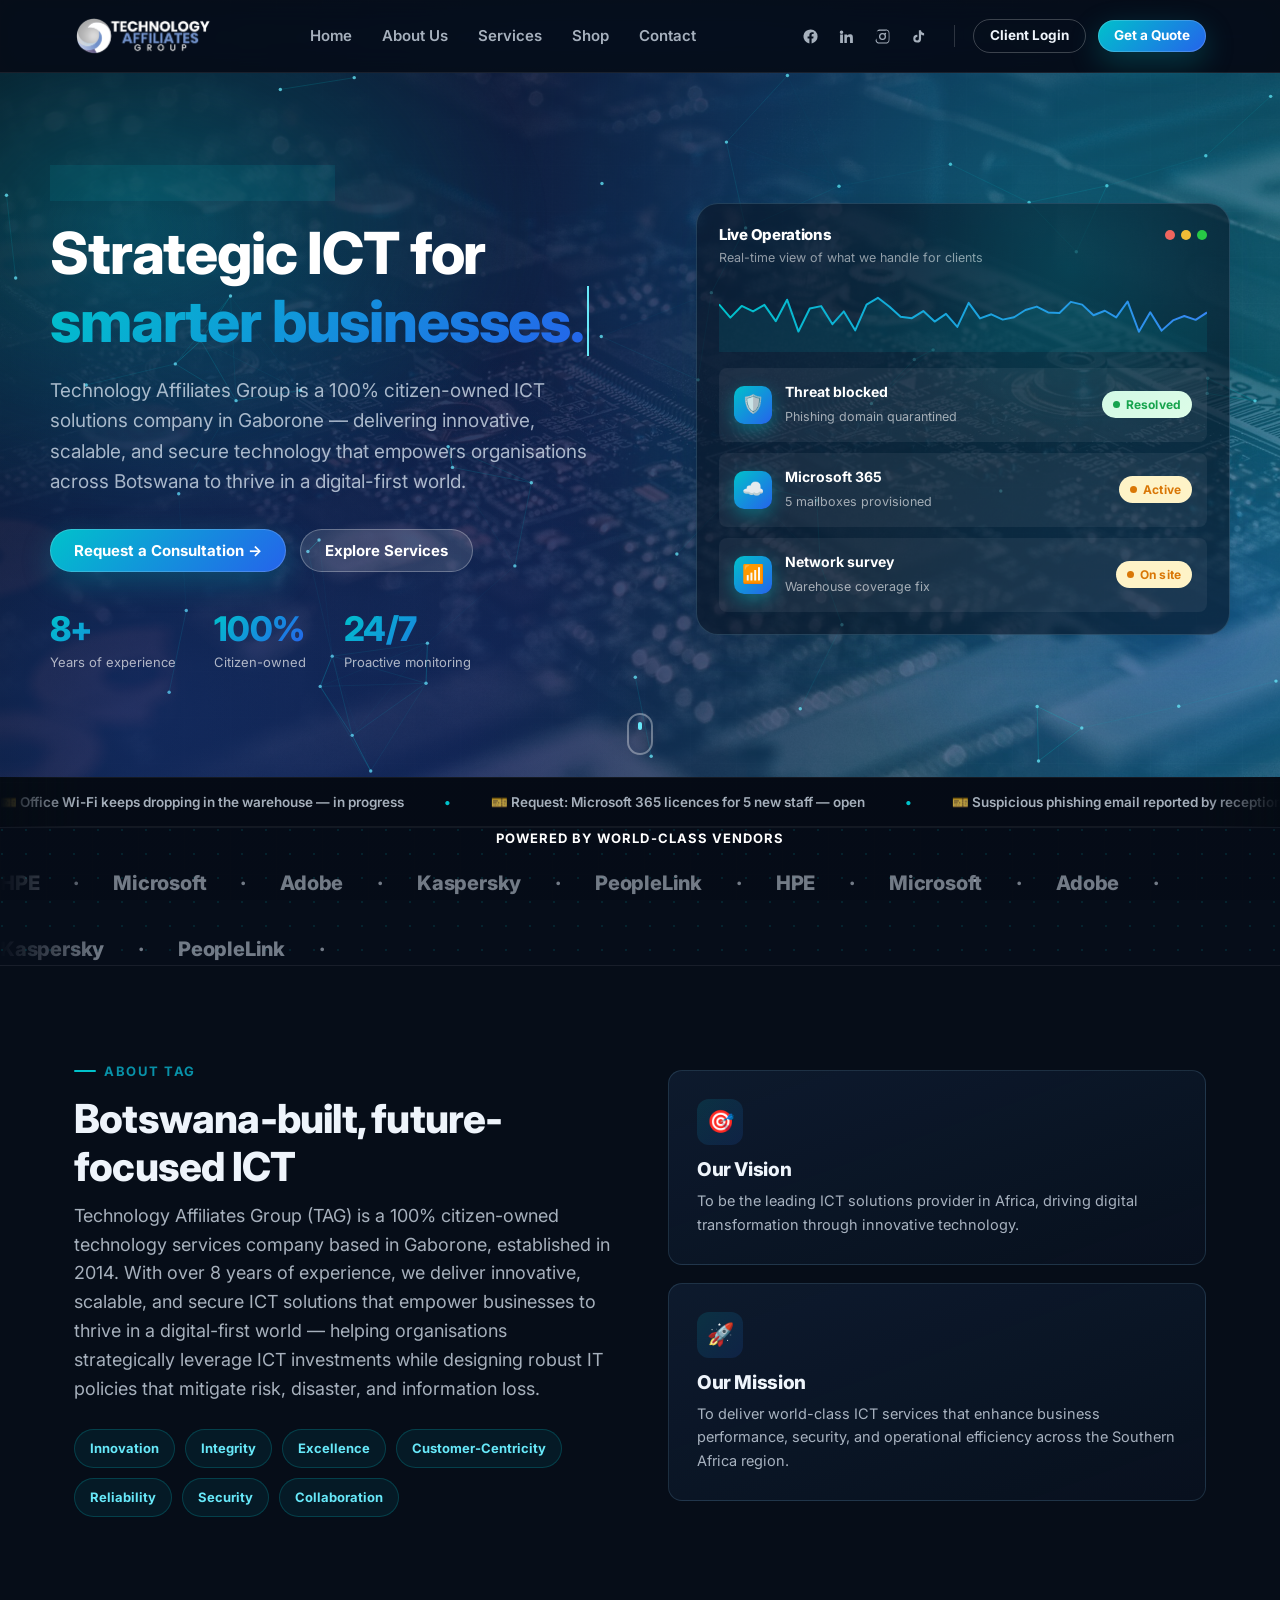
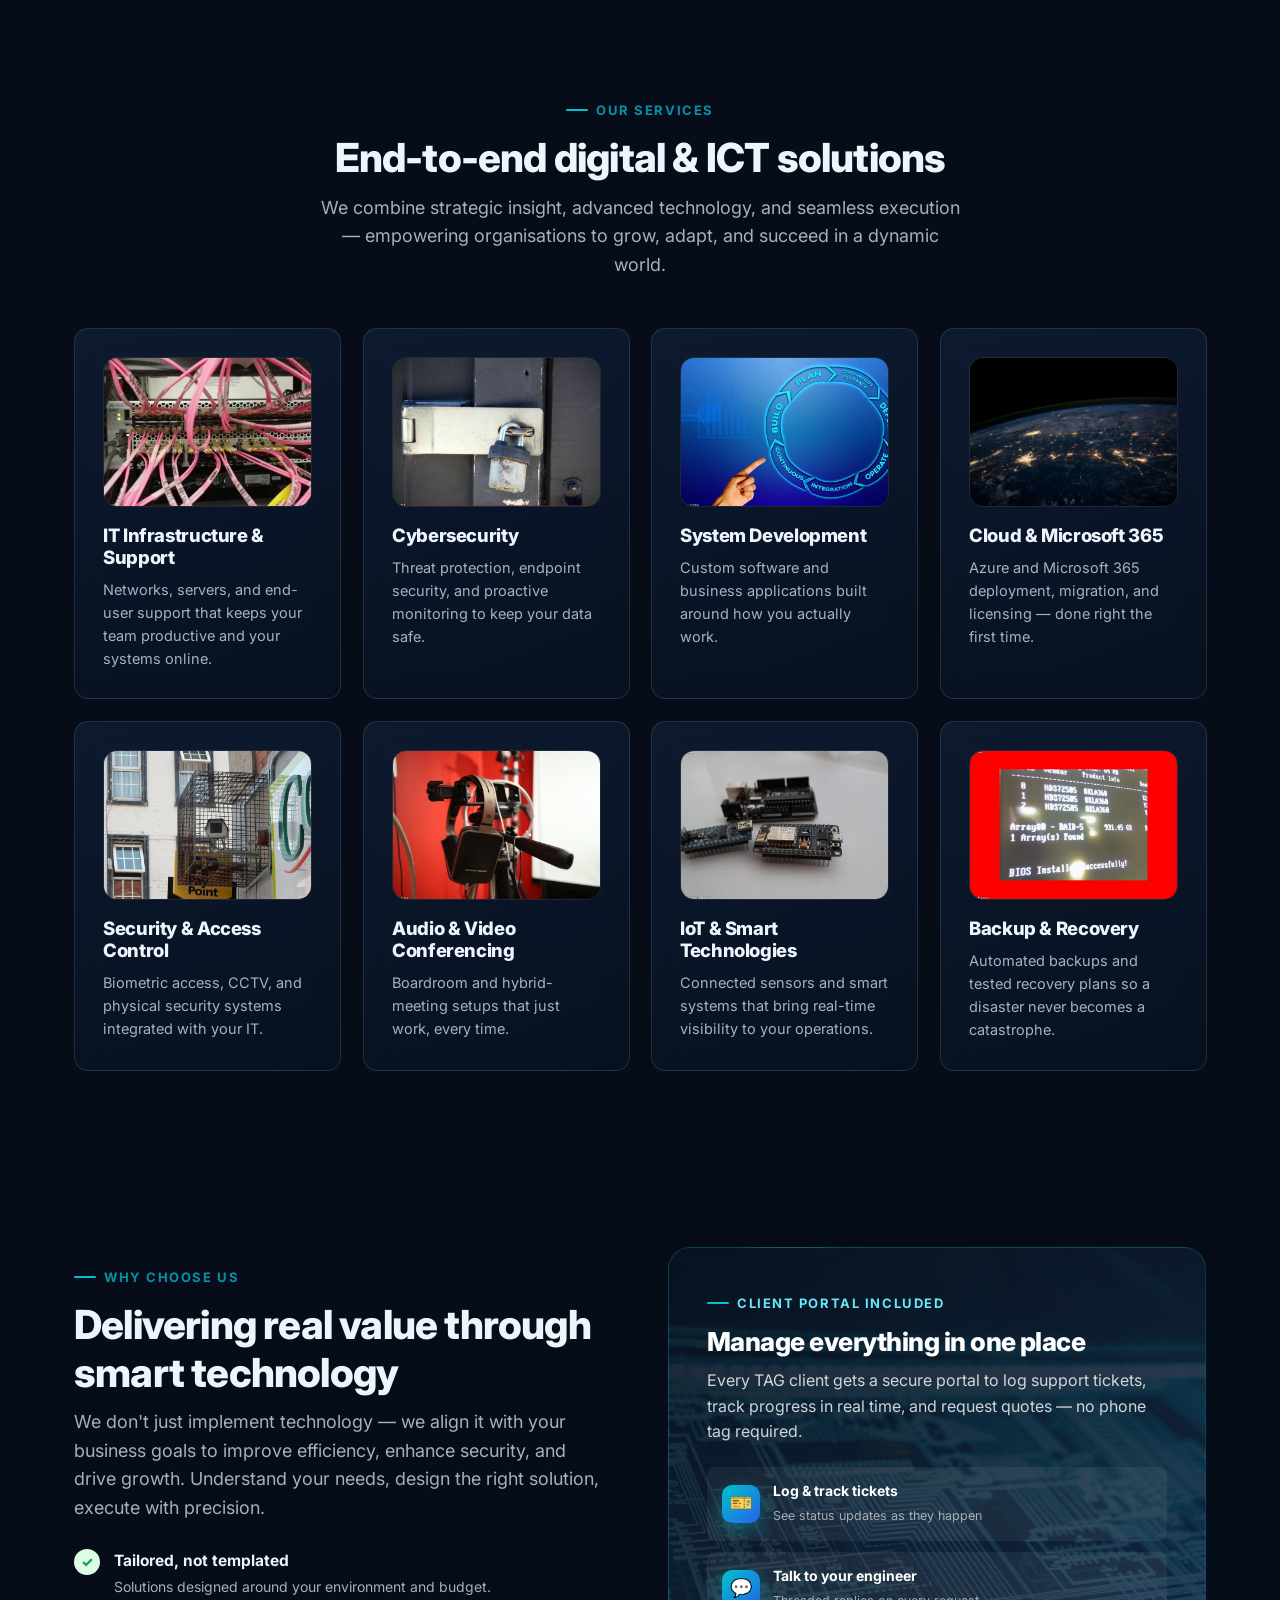
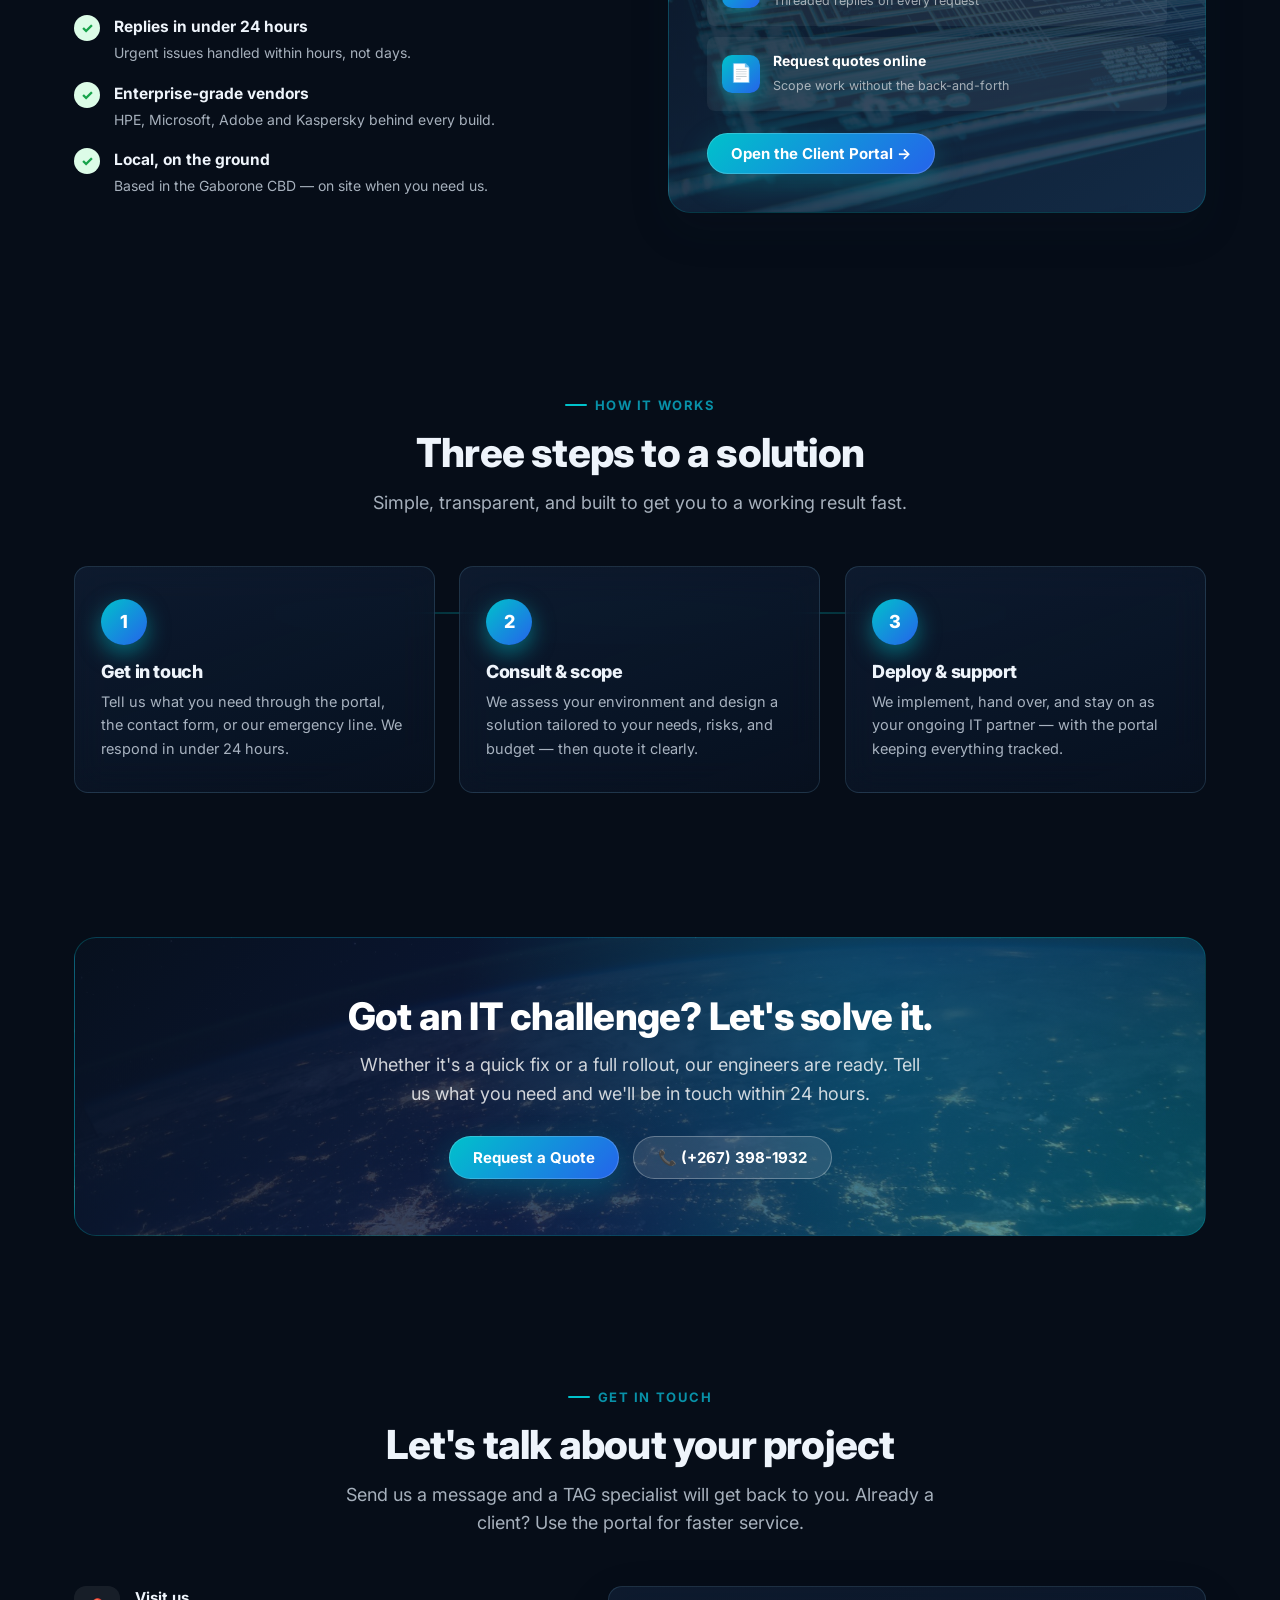
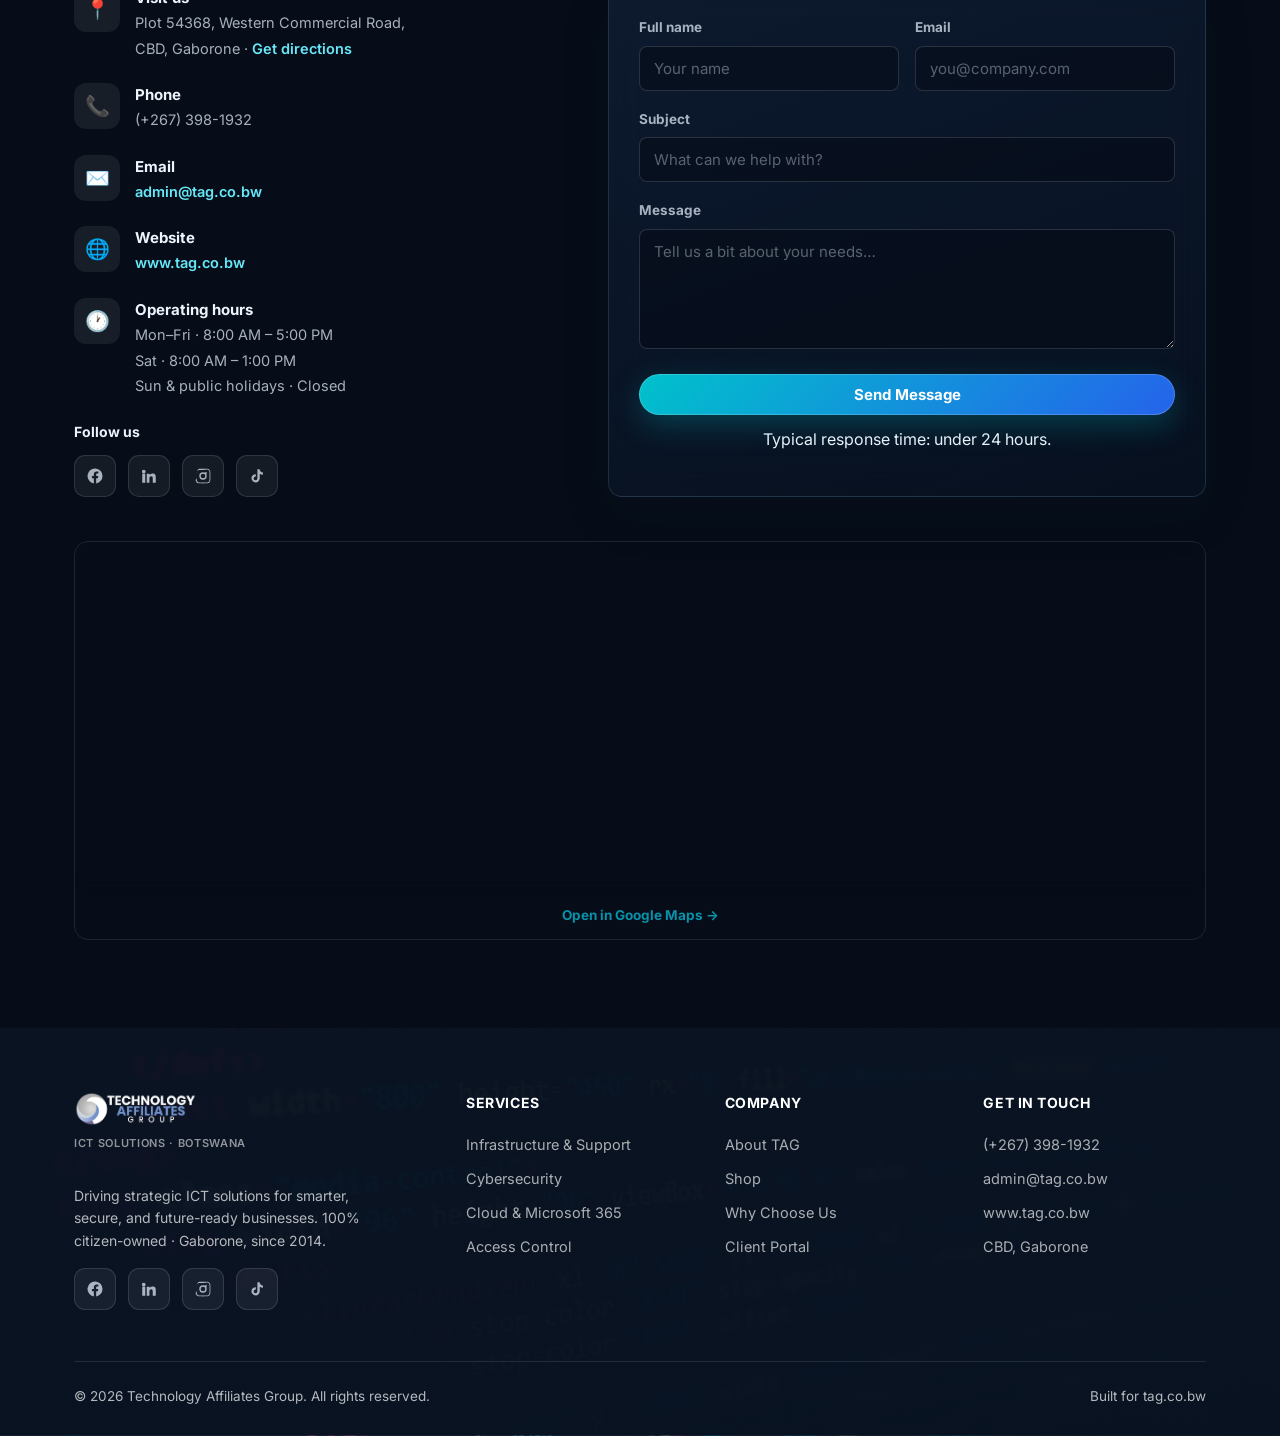
<file: index.html>
<!DOCTYPE html>
<html lang="en">
<head>
  <meta charset="UTF-8" />
  <meta name="viewport" content="width=device-width, initial-scale=1.0" />
  <title>TAG — Technology Affiliates Group | IT Solutions, Gaborone</title>
  <meta name="description" content="Technology Affiliates Group (TAG) — a 100% citizen-owned ICT solutions company in Gaborone, Botswana. Driving strategic ICT for smarter, secure, and future-ready businesses since 2014." />
  <link rel="icon" type="image/png" href="assets/favicon.png" />
  <link rel="preconnect" href="https://fonts.googleapis.com" />
  <link rel="preconnect" href="https://fonts.gstatic.com" crossorigin />
  <link href="https://fonts.googleapis.com/css2?family=Inter:wght@400;500;600;700;800;900&display=swap" rel="stylesheet" />
  <link rel="stylesheet" href="css/styles.css?v=17" />
</head>
<body>

  <!-- Looping tech background -->
  <div class="bg-loop" aria-hidden="true">
    <div class="bg-loop__slide s1"></div>
    <div class="bg-loop__slide s2"></div>
    <div class="bg-loop__slide s3"></div>
    <div class="bg-loop__slide s4"></div>
    <div class="bg-loop__veil"></div>
  </div>

  <!-- NAV -->
  <header class="nav" id="nav">
    <div class="container nav__inner">
      <a href="index.html" class="brand" aria-label="Technology Affiliates Group — home">
        <img class="brand__logo" src="assets/tag-logo-dark.png" alt="Technology Affiliates Group" />
      </a>
      <nav class="nav__links">
        <a href="index.html">Home</a>
        <a href="about.html">About Us</a>
        <a href="#services">Services</a>
        <a href="shop.html">Shop</a>
        <a href="#contact">Contact</a>
      </nav>
      <div class="nav__actions">
        <div class="nav__social" aria-label="TAG on social media">
          <a href="https://www.facebook.com/TechnologyAffiliatesGroup" target="_blank" rel="noopener" aria-label="TAG on Facebook"><svg viewBox="0 0 24 24" aria-hidden="true"><path d="M22 12a10 10 0 1 0-11.56 9.88v-6.99H7.9V12h2.54V9.8c0-2.5 1.49-3.89 3.77-3.89 1.09 0 2.24.2 2.24.2v2.46h-1.26c-1.24 0-1.63.77-1.63 1.56V12h2.78l-.44 2.89h-2.34v6.99A10 10 0 0 0 22 12z"/></svg></a>
          <a href="https://www.linkedin.com/company/technology-affiliates-group/" target="_blank" rel="noopener" aria-label="TAG on LinkedIn"><svg viewBox="0 0 24 24" aria-hidden="true"><path d="M4.98 3.5a2.5 2.5 0 1 1 0 5 2.5 2.5 0 0 1 0-5zM3 9h4v12H3zM9 9h3.8v1.71h.05c.53-1 1.83-2.06 3.77-2.06 4.03 0 4.38 2.26 4.38 5.2V21h-4v-5.35c0-1.48-.03-3.38-2.06-3.38-2.07 0-2.39 1.6-2.39 3.27V21H9z"/></svg></a>
          <a href="https://www.instagram.com/technologyaffiliates" target="_blank" rel="noopener" aria-label="TAG on Instagram"><svg viewBox="0 0 24 24" aria-hidden="true"><path d="M12 2.2c3.2 0 3.58.01 4.85.07 1.17.05 1.8.25 2.23.41.56.22.96.48 1.38.9.42.42.68.82.9 1.38.16.42.36 1.06.41 2.23.06 1.27.07 1.65.07 4.85s-.01 3.58-.07 4.85c-.05 1.17-.25 1.8-.41 2.23-.22.56-.48.96-.9 1.38-.42.42-.82.68-1.38.9-.42.16-1.06.36-2.23.41-1.27.06-1.65.07-4.85.07s-3.58-.01-4.85-.07c-1.17-.05-1.8-.25-2.23-.41a3.7 3.7 0 0 1-1.38-.9 3.7 3.7 0 0 1-.9-1.38c-.16-.42-.36-1.06-.41-2.23C3.6 15.58 3.6 15.2 3.6 12s.01-3.58.07-4.85c.05-1.17.25-1.8.41-2.23.22-.56.48-.96.9-1.38.42-.42.82-.68 1.38-.9.42-.16 1.06-.36 2.23-.41C8.42 2.21 8.8 2.2 12 2.2zm0 1.8c-3.14 0-3.5.02-4.74.07-.9.04-1.38.19-1.71.32-.43.16-.74.36-1.06.68-.32.32-.52.63-.68 1.06-.13.33-.28.81-.32 1.71C3.6 8.5 3.6 8.86 3.6 12s.02 3.5.07 4.74c.04.9.19 1.38.32 1.71.16.43.36.74.68 1.06.32.32.63.52 1.06.68.33.13.81.28 1.71.32 1.24.05 1.6.07 4.74.07s3.5-.02 4.74-.07c.9-.04 1.38-.19 1.71-.32.43-.16.74-.36 1.06-.68.32-.32.52-.63.68-1.06.13-.33.28-.81.32-1.71.05-1.24.07-1.6.07-4.74s-.02-3.5-.07-4.74c-.04-.9-.19-1.38-.32-1.71a2.85 2.85 0 0 0-.68-1.06 2.85 2.85 0 0 0-1.06-.68c-.33-.13-.81-.28-1.71-.32C15.5 4.02 15.14 4 12 4zm0 3.06A4.94 4.94 0 1 1 7.06 12 4.94 4.94 0 0 1 12 7.06zm0 1.8A3.14 3.14 0 1 0 15.14 12 3.14 3.14 0 0 0 12 8.86zm5.14-.9a1.15 1.15 0 1 1-1.15-1.15 1.15 1.15 0 0 1 1.15 1.15z"/></svg></a>
          <a href="https://www.tiktok.com/@technology.affiliates" target="_blank" rel="noopener" aria-label="TAG on TikTok"><svg viewBox="0 0 24 24" aria-hidden="true"><path d="M16.6 5.8a4.28 4.28 0 0 1-1.05-2.8h-3.02v12.14a2.47 2.47 0 1 1-2.11-2.45V9.53a5.5 5.5 0 1 0 5.21 5.49V9.09a7.28 7.28 0 0 0 4.28 1.37V7.44a4.28 4.28 0 0 1-3.31-1.64z"/></svg></a>
        </div>
        <span class="nav__divider" aria-hidden="true"></span>
        <a href="login.html" class="btn btn-ghost btn-sm">Client Login</a>
        <a href="#contact" class="btn btn-primary btn-sm">Get a Quote</a>
      </div>
      <button class="nav__toggle" id="navToggle" aria-label="Menu"><span></span><span></span><span></span></button>
    </div>
  </header>

  <!-- HERO -->
  <section class="hero">
    <canvas id="fx-hero-canvas" class="hero__canvas" aria-hidden="true"></canvas>
    <div class="container hero__inner">
      <div class="hero__text" data-reveal>
        <span class="live-pill"><span class="live-dot"></span> Mon–Fri 8AM–5PM · Sat 8AM–1PM</span>
        <h1 style="margin-top:18px">Strategic ICT for<br /><span class="grad" data-typewriter='["smarter businesses.","secure businesses.","future-ready businesses.","businesses that scale."]'>smarter businesses.</span></h1>
        <p>Technology Affiliates Group is a 100% citizen-owned ICT solutions company in Gaborone — delivering innovative, scalable, and secure technology that empowers organisations across Botswana to thrive in a digital-first world.</p>
        <div class="hero__cta">
          <a href="#contact" class="btn btn-primary">Request a Consultation →</a>
          <a href="#services" class="btn btn-light">Explore Services</a>
        </div>
        <div class="hero__metrics">
          <div><div class="metric__num" data-count="8" data-suffix="+">0</div><div class="metric__lbl">Years of experience</div></div>
          <div><div class="metric__num" data-count="100" data-suffix="%">0</div><div class="metric__lbl">Citizen-owned</div></div>
          <div><div class="metric__num" data-count="24" data-suffix="/7">0</div><div class="metric__lbl">Proactive monitoring</div></div>
        </div>
      </div>

      <div class="hero__visual" data-reveal data-reveal-delay="150">
        <div class="console-card" data-tilt>
          <div class="console-card__head">
            <h4>Live Operations</h4>
            <span class="console-card__dots"><i></i><i></i><i></i></span>
          </div>
          <p class="sub">Real-time view of what we handle for clients</p>
          <canvas id="fx-spark" class="console-card__spark" aria-hidden="true"></canvas>
          <div class="mini-row">
            <div class="mini-row__icon">🛡️</div>
            <div class="mini-row__txt"><b>Threat blocked</b><span>Phishing domain quarantined</span></div>
            <span class="badge badge--resolved">Resolved</span>
          </div>
          <div class="mini-row">
            <div class="mini-row__icon">☁️</div>
            <div class="mini-row__txt"><b>Microsoft 365</b><span>5 mailboxes provisioned</span></div>
            <span class="badge badge--in-progress">Active</span>
          </div>
          <div class="mini-row" style="margin-bottom:0">
            <div class="mini-row__icon">📶</div>
            <div class="mini-row__txt"><b>Network survey</b><span>Warehouse coverage fix</span></div>
            <span class="badge badge--in-progress">On site</span>
          </div>
        </div>
      </div>
    </div>
    <a href="#services" class="hero__scroll" aria-label="Scroll down"></a>
  </section>

  <!-- LIVE OPS TICKER -->
  <div class="fx-ticker" id="fx-ticker" aria-hidden="true"></div>

  <!-- PARTNERS (marquee) -->
  <section class="trustbar" id="partners">
    <div class="container" style="padding-bottom:18px"><p style="text-align:center;color:#fff">Powered by world-class vendors</p></div>
    <div class="marquee">
      <ul class="marquee__track">
        <li>HPE</li><li>·</li><li>Microsoft</li><li>·</li><li>Adobe</li><li>·</li><li>Kaspersky</li><li>·</li><li>PeopleLink</li><li>·</li>
        <li>HPE</li><li>·</li><li>Microsoft</li><li>·</li><li>Adobe</li><li>·</li><li>Kaspersky</li><li>·</li><li>PeopleLink</li><li>·</li>
      </ul>
    </div>
  </section>

  <!-- ABOUT -->
  <section class="section" id="about">
    <div class="container split">
      <div data-reveal>
        <span class="eyebrow">About TAG</span>
        <h2 class="section-title">Botswana-built, future-focused ICT</h2>
        <p class="section-lead">Technology Affiliates Group (TAG) is a 100% citizen-owned technology services company based in Gaborone, established in 2014. With over 8 years of experience, we deliver innovative, scalable, and secure ICT solutions that empower businesses to thrive in a digital-first world — helping organisations strategically leverage ICT investments while designing robust IT policies that mitigate risk, disaster, and information loss.</p>
        <div class="values">
          <span>Innovation</span><span>Integrity</span><span>Excellence</span><span>Customer-Centricity</span><span>Reliability</span><span>Security</span><span>Collaboration</span>
        </div>
      </div>
      <div class="vmv" data-reveal data-reveal-delay="120">
        <div class="card vmv__card" data-tilt>
          <div class="vmv__icon">🎯</div>
          <h3>Our Vision</h3>
          <p>To be the leading ICT solutions provider in Africa, driving digital transformation through innovative technology.</p>
        </div>
        <div class="card vmv__card" data-tilt>
          <div class="vmv__icon">🚀</div>
          <h3>Our Mission</h3>
          <p>To deliver world-class ICT services that enhance business performance, security, and operational efficiency across the Southern Africa region.</p>
        </div>
      </div>
    </div>
  </section>

  <!-- SERVICES -->
  <section class="section" id="services">
    <div class="container">
      <div class="center" data-reveal>
        <span class="eyebrow">Our services</span>
        <h2 class="section-title">End-to-end digital & ICT solutions</h2>
        <p class="section-lead">We combine strategic insight, advanced technology, and seamless execution — empowering organisations to grow, adapt, and succeed in a dynamic world.</p>
      </div>
      <div class="grid grid--4" style="margin-top:48px">
        <div class="card service-card" data-tilt data-reveal data-reveal-delay="0"><div class="service-card__media"><img src="assets/services/infra.jpg" alt="IT Infrastructure & Support" loading="lazy" /></div><h3>IT Infrastructure & Support</h3><p>Networks, servers, and end-user support that keeps your team productive and your systems online.</p></div>
        <div class="card service-card" data-tilt data-reveal data-reveal-delay="60"><div class="service-card__media"><img src="assets/services/cyber.jpg" alt="Cybersecurity" loading="lazy" /></div><h3>Cybersecurity</h3><p>Threat protection, endpoint security, and proactive monitoring to keep your data safe.</p></div>
        <div class="card service-card" data-tilt data-reveal data-reveal-delay="120"><div class="service-card__media"><img src="assets/services/dev.jpg" alt="System Development" loading="lazy" /></div><h3>System Development</h3><p>Custom software and business applications built around how you actually work.</p></div>
        <div class="card service-card" data-tilt data-reveal data-reveal-delay="180"><div class="service-card__media"><img src="assets/services/cloud.jpg" alt="Cloud & Microsoft 365" loading="lazy" /></div><h3>Cloud & Microsoft 365</h3><p>Azure and Microsoft 365 deployment, migration, and licensing — done right the first time.</p></div>
        <div class="card service-card" data-tilt data-reveal data-reveal-delay="0"><div class="service-card__media"><img src="assets/services/access.jpg" alt="Security & Access Control" loading="lazy" /></div><h3>Security & Access Control</h3><p>Biometric access, CCTV, and physical security systems integrated with your IT.</p></div>
        <div class="card service-card" data-tilt data-reveal data-reveal-delay="60"><div class="service-card__media"><img src="assets/services/av.jpg" alt="Audio & Video Conferencing" loading="lazy" /></div><h3>Audio & Video Conferencing</h3><p>Boardroom and hybrid-meeting setups that just work, every time.</p></div>
        <div class="card service-card" data-tilt data-reveal data-reveal-delay="120"><div class="service-card__media"><img src="assets/services/iot.jpg" alt="IoT & Smart Technologies" loading="lazy" /></div><h3>IoT & Smart Technologies</h3><p>Connected sensors and smart systems that bring real-time visibility to your operations.</p></div>
        <div class="card service-card" data-tilt data-reveal data-reveal-delay="180"><div class="service-card__media"><img src="assets/services/backup.jpg" alt="Backup & Recovery" loading="lazy" /></div><h3>Backup & Recovery</h3><p>Automated backups and tested recovery plans so a disaster never becomes a catastrophe.</p></div>
      </div>
    </div>
  </section>

  <!-- WHY TAG -->
  <section class="section" id="why">
    <div class="container split">
      <div data-reveal>
        <span class="eyebrow">Why choose us</span>
        <h2 class="section-title">Delivering real value through smart technology</h2>
        <p class="section-lead">We don't just implement technology — we align it with your business goals to improve efficiency, enhance security, and drive growth. Understand your needs, design the right solution, execute with precision.</p>
        <ul class="feature-list">
          <li><span class="tick">✓</span><div><b>Tailored, not templated</b><span>Solutions designed around your environment and budget.</span></div></li>
          <li><span class="tick">✓</span><div><b>Replies in under 24 hours</b><span>Urgent issues handled within hours, not days.</span></div></li>
          <li><span class="tick">✓</span><div><b>Enterprise-grade vendors</b><span>HPE, Microsoft, Adobe and Kaspersky behind every build.</span></div></li>
          <li><span class="tick">✓</span><div><b>Local, on the ground</b><span>Based in the Gaborone CBD — on site when you need us.</span></div></li>
        </ul>
      </div>
      <div class="panel-dark" data-reveal data-reveal-delay="120" data-tilt>
        <span class="eyebrow" style="color:var(--cyan-300)">Client portal included</span>
        <h3 style="font-size:26px;margin:14px 0 10px">Manage everything in one place</h3>
        <p style="color:rgba(255,255,255,.8)">Every TAG client gets a secure portal to log support tickets, track progress in real time, and request quotes — no phone tag required.</p>
        <div class="mini-row" style="margin-top:22px"><div class="mini-row__icon">🎫</div><div class="mini-row__txt"><b>Log & track tickets</b><span>See status updates as they happen</span></div></div>
        <div class="mini-row"><div class="mini-row__icon">💬</div><div class="mini-row__txt"><b>Talk to your engineer</b><span>Threaded replies on every request</span></div></div>
        <div class="mini-row" style="margin-bottom:0"><div class="mini-row__icon">📄</div><div class="mini-row__txt"><b>Request quotes online</b><span>Scope work without the back-and-forth</span></div></div>
        <a href="login.html" class="btn btn-primary" style="margin-top:22px">Open the Client Portal →</a>
      </div>
    </div>
  </section>

  <!-- PROCESS -->
  <section class="section" id="process">
    <div class="container">
      <div class="center" data-reveal>
        <span class="eyebrow">How it works</span>
        <h2 class="section-title">Three steps to a solution</h2>
        <p class="section-lead">Simple, transparent, and built to get you to a working result fast.</p>
      </div>
      <div class="steps" style="margin-top:48px">
        <div class="step" data-reveal data-reveal-delay="0"><div class="step__num"></div><h3>Get in touch</h3><p>Tell us what you need through the portal, the contact form, or our emergency line. We respond in under 24 hours.</p></div>
        <div class="step" data-reveal data-reveal-delay="120"><div class="step__num"></div><h3>Consult & scope</h3><p>We assess your environment and design a solution tailored to your needs, risks, and budget — then quote it clearly.</p></div>
        <div class="step" data-reveal data-reveal-delay="240"><div class="step__num"></div><h3>Deploy & support</h3><p>We implement, hand over, and stay on as your ongoing IT partner — with the portal keeping everything tracked.</p></div>
      </div>
    </div>
  </section>

  <!-- CTA -->
  <section class="section--tight">
    <div class="container">
      <div class="cta" data-reveal>
        <h2>Got an IT challenge? Let's solve it.</h2>
        <p>Whether it's a quick fix or a full rollout, our engineers are ready. Tell us what you need and we'll be in touch within 24 hours.</p>
        <div style="display:flex;gap:14px;justify-content:center;flex-wrap:wrap">
          <a href="#contact" class="btn btn-primary">Request a Quote</a>
          <a href="tel:+2673981932" class="btn btn-light">📞 (+267) 398-1932</a>
        </div>
      </div>
    </div>
  </section>

  <!-- CONTACT -->
  <section class="section" id="contact">
    <div class="container">
      <div class="center" style="margin-bottom:48px" data-reveal>
        <span class="eyebrow">Get in touch</span>
        <h2 class="section-title">Let's talk about your project</h2>
        <p class="section-lead">Send us a message and a TAG specialist will get back to you. Already a client? Use the portal for faster service.</p>
      </div>
      <div class="contact-grid">
        <div data-reveal>
          <ul class="contact-info">
            <li><div class="ci-icon">📍</div><div><b>Visit us</b><span>Plot 54368, Western Commercial Road,<br />CBD, Gaborone · <a href="https://maps.app.goo.gl/aerVuK5NGFTVQcWi7" target="_blank" rel="noopener">Get directions</a></span></div></li>
            <li><div class="ci-icon">📞</div><div><b>Phone</b><span>(+267) 398-1932</span></div></li>
            <li><div class="ci-icon">✉️</div><div><b>Email</b><span><a href="mailto:admin@tag.co.bw">admin@tag.co.bw</a></span></div></li>
            <li><div class="ci-icon">🌐</div><div><b>Website</b><span><a href="https://www.tag.co.bw" target="_blank" rel="noopener">www.tag.co.bw</a></span></div></li>
            <li><div class="ci-icon">🕐</div><div><b>Operating hours</b><span>Mon–Fri · 8:00 AM – 5:00 PM<br />Sat · 8:00 AM – 1:00 PM<br />Sun & public holidays · Closed</span></div></li>
          </ul>
          <div style="margin-top:22px">
            <b style="display:block;font-size:14px;margin-bottom:12px">Follow us</b>
            <div class="socials">
              <a href="https://www.facebook.com/TechnologyAffiliatesGroup" target="_blank" rel="noopener" aria-label="Facebook"><svg viewBox="0 0 24 24"><path d="M22 12a10 10 0 1 0-11.56 9.88v-6.99H7.9V12h2.54V9.8c0-2.5 1.49-3.89 3.77-3.89 1.09 0 2.24.2 2.24.2v2.46h-1.26c-1.24 0-1.63.77-1.63 1.56V12h2.78l-.44 2.89h-2.34v6.99A10 10 0 0 0 22 12z"/></svg></a>
              <a href="https://www.linkedin.com/company/technology-affiliates-group/" target="_blank" rel="noopener" aria-label="LinkedIn"><svg viewBox="0 0 24 24"><path d="M4.98 3.5a2.5 2.5 0 1 1 0 5 2.5 2.5 0 0 1 0-5zM3 9h4v12H3zM9 9h3.8v1.71h.05c.53-1 1.83-2.06 3.77-2.06 4.03 0 4.38 2.26 4.38 5.2V21h-4v-5.35c0-1.48-.03-3.38-2.06-3.38-2.07 0-2.39 1.6-2.39 3.27V21H9z"/></svg></a>
              <a href="https://www.instagram.com/technologyaffiliates" target="_blank" rel="noopener" aria-label="Instagram"><svg viewBox="0 0 24 24"><path d="M12 2.2c3.2 0 3.58.01 4.85.07 1.17.05 1.8.25 2.23.41.56.22.96.48 1.38.9.42.42.68.82.9 1.38.16.42.36 1.06.41 2.23.06 1.27.07 1.65.07 4.85s-.01 3.58-.07 4.85c-.05 1.17-.25 1.8-.41 2.23-.22.56-.48.96-.9 1.38-.42.42-.82.68-1.38.9-.42.16-1.06.36-2.23.41-1.27.06-1.65.07-4.85.07s-3.58-.01-4.85-.07c-1.17-.05-1.8-.25-2.23-.41a3.7 3.7 0 0 1-1.38-.9 3.7 3.7 0 0 1-.9-1.38c-.16-.42-.36-1.06-.41-2.23C3.6 15.58 3.6 15.2 3.6 12s.01-3.58.07-4.85c.05-1.17.25-1.8.41-2.23.22-.56.48-.96.9-1.38.42-.42.82-.68 1.38-.9.42-.16 1.06-.36 2.23-.41C8.42 2.21 8.8 2.2 12 2.2zm0 1.8c-3.14 0-3.5.02-4.74.07-.9.04-1.38.19-1.71.32-.43.16-.74.36-1.06.68-.32.32-.52.63-.68 1.06-.13.33-.28.81-.32 1.71C3.6 8.5 3.6 8.86 3.6 12s.02 3.5.07 4.74c.04.9.19 1.38.32 1.71.16.43.36.74.68 1.06.32.32.63.52 1.06.68.33.13.81.28 1.71.32 1.24.05 1.6.07 4.74.07s3.5-.02 4.74-.07c.9-.04 1.38-.19 1.71-.32.43-.16.74-.36 1.06-.68.32-.32.52-.63.68-1.06.13-.33.28-.81.32-1.71.05-1.24.07-1.6.07-4.74s-.02-3.5-.07-4.74c-.04-.9-.19-1.38-.32-1.71a2.85 2.85 0 0 0-.68-1.06 2.85 2.85 0 0 0-1.06-.68c-.33-.13-.81-.28-1.71-.32C15.5 4.02 15.14 4 12 4zm0 3.06A4.94 4.94 0 1 1 7.06 12 4.94 4.94 0 0 1 12 7.06zm0 1.8A3.14 3.14 0 1 0 15.14 12 3.14 3.14 0 0 0 12 8.86zm5.14-.9a1.15 1.15 0 1 1-1.15-1.15 1.15 1.15 0 0 1 1.15 1.15z"/></svg></a>
              <a href="https://www.tiktok.com/@technology.affiliates" target="_blank" rel="noopener" aria-label="TikTok"><svg viewBox="0 0 24 24"><path d="M16.6 5.8a4.28 4.28 0 0 1-1.05-2.8h-3.02v12.14a2.47 2.47 0 1 1-2.11-2.45V9.53a5.5 5.5 0 1 0 5.21 5.49V9.09a7.28 7.28 0 0 0 4.28 1.37V7.44a4.28 4.28 0 0 1-3.31-1.64z"/></svg></a>
            </div>
          </div>
        </div>
        <form class="form-card" id="contactForm" novalidate data-reveal data-reveal-delay="120">
          <div class="field-row">
            <div class="field"><label for="cName">Full name</label><input id="cName" name="name" type="text" placeholder="Your name" /><div class="err">Please enter your name.</div></div>
            <div class="field"><label for="cEmail">Email</label><input id="cEmail" name="email" type="email" placeholder="you@company.com" /><div class="err">Enter a valid email.</div></div>
          </div>
          <div class="field"><label for="cSubject">Subject</label><input id="cSubject" name="subject" type="text" placeholder="What can we help with?" /><div class="err">Please add a subject.</div></div>
          <div class="field"><label for="cMessage">Message</label><textarea id="cMessage" name="message" placeholder="Tell us a bit about your needs…"></textarea><div class="err">Please enter a message.</div></div>
          <button type="submit" class="btn btn-primary btn-block">Send Message</button>
          <p class="hint" style="text-align:center;margin-top:12px">Typical response time: under 24 hours.</p>
        </form>
      </div>
      <div class="map-wrap" data-reveal>
        <iframe class="map-embed" src="https://www.openstreetmap.org/export/embed.html?bbox=25.8996878%2C-24.6523954%2C25.9116878%2C-24.6443954&layer=mapnik&marker=-24.6483954%2C25.9056878" loading="lazy" title="TAG office location map"></iframe>
        <div style="padding:12px 16px;text-align:center"><a href="https://maps.app.goo.gl/aerVuK5NGFTVQcWi7" target="_blank" rel="noopener" class="pill-link">Open in Google Maps →</a></div>
      </div>
    </div>
  </section>

  <!-- FOOTER -->
  <footer class="footer">
    <div class="container">
      <div class="footer__grid">
        <div>
          <div class="brand brand--stack"><img class="brand__logo" src="assets/tag-logo-dark.png" alt="Technology Affiliates Group" /><small>ICT Solutions · Botswana</small></div>
          <p style="margin-top:16px">Driving strategic ICT solutions for smarter, secure, and future-ready businesses. 100% citizen-owned · Gaborone, since 2014.</p>
          <div class="socials" style="margin-top:16px">
            <a href="https://www.facebook.com/TechnologyAffiliatesGroup" target="_blank" rel="noopener" aria-label="Facebook"><svg viewBox="0 0 24 24"><path d="M22 12a10 10 0 1 0-11.56 9.88v-6.99H7.9V12h2.54V9.8c0-2.5 1.49-3.89 3.77-3.89 1.09 0 2.24.2 2.24.2v2.46h-1.26c-1.24 0-1.63.77-1.63 1.56V12h2.78l-.44 2.89h-2.34v6.99A10 10 0 0 0 22 12z"/></svg></a>
            <a href="https://www.linkedin.com/company/technology-affiliates-group/" target="_blank" rel="noopener" aria-label="LinkedIn"><svg viewBox="0 0 24 24"><path d="M4.98 3.5a2.5 2.5 0 1 1 0 5 2.5 2.5 0 0 1 0-5zM3 9h4v12H3zM9 9h3.8v1.71h.05c.53-1 1.83-2.06 3.77-2.06 4.03 0 4.38 2.26 4.38 5.2V21h-4v-5.35c0-1.48-.03-3.38-2.06-3.38-2.07 0-2.39 1.6-2.39 3.27V21H9z"/></svg></a>
            <a href="https://www.instagram.com/technologyaffiliates" target="_blank" rel="noopener" aria-label="Instagram"><svg viewBox="0 0 24 24"><path d="M12 2.2c3.2 0 3.58.01 4.85.07 1.17.05 1.8.25 2.23.41.56.22.96.48 1.38.9.42.42.68.82.9 1.38.16.42.36 1.06.41 2.23.06 1.27.07 1.65.07 4.85s-.01 3.58-.07 4.85c-.05 1.17-.25 1.8-.41 2.23-.22.56-.48.96-.9 1.38-.42.42-.82.68-1.38.9-.42.16-1.06.36-2.23.41-1.27.06-1.65.07-4.85.07s-3.58-.01-4.85-.07c-1.17-.05-1.8-.25-2.23-.41a3.7 3.7 0 0 1-1.38-.9 3.7 3.7 0 0 1-.9-1.38c-.16-.42-.36-1.06-.41-2.23C3.6 15.58 3.6 15.2 3.6 12s.01-3.58.07-4.85c.05-1.17.25-1.8.41-2.23.22-.56.48-.96.9-1.38.42-.42.82-.68 1.38-.9.42-.16 1.06-.36 2.23-.41C8.42 2.21 8.8 2.2 12 2.2zm0 1.8c-3.14 0-3.5.02-4.74.07-.9.04-1.38.19-1.71.32-.43.16-.74.36-1.06.68-.32.32-.52.63-.68 1.06-.13.33-.28.81-.32 1.71C3.6 8.5 3.6 8.86 3.6 12s.02 3.5.07 4.74c.04.9.19 1.38.32 1.71.16.43.36.74.68 1.06.32.32.63.52 1.06.68.33.13.81.28 1.71.32 1.24.05 1.6.07 4.74.07s3.5-.02 4.74-.07c.9-.04 1.38-.19 1.71-.32.43-.16.74-.36 1.06-.68.32-.32.52-.63.68-1.06.13-.33.28-.81.32-1.71.05-1.24.07-1.6.07-4.74s-.02-3.5-.07-4.74c-.04-.9-.19-1.38-.32-1.71a2.85 2.85 0 0 0-.68-1.06 2.85 2.85 0 0 0-1.06-.68c-.33-.13-.81-.28-1.71-.32C15.5 4.02 15.14 4 12 4zm0 3.06A4.94 4.94 0 1 1 7.06 12 4.94 4.94 0 0 1 12 7.06zm0 1.8A3.14 3.14 0 1 0 15.14 12 3.14 3.14 0 0 0 12 8.86zm5.14-.9a1.15 1.15 0 1 1-1.15-1.15 1.15 1.15 0 0 1 1.15 1.15z"/></svg></a>
            <a href="https://www.tiktok.com/@technology.affiliates" target="_blank" rel="noopener" aria-label="TikTok"><svg viewBox="0 0 24 24"><path d="M16.6 5.8a4.28 4.28 0 0 1-1.05-2.8h-3.02v12.14a2.47 2.47 0 1 1-2.11-2.45V9.53a5.5 5.5 0 1 0 5.21 5.49V9.09a7.28 7.28 0 0 0 4.28 1.37V7.44a4.28 4.28 0 0 1-3.31-1.64z"/></svg></a>
          </div>
        </div>
        <div>
          <h5>Services</h5>
          <a href="#services">Infrastructure & Support</a>
          <a href="#services">Cybersecurity</a>
          <a href="#services">Cloud & Microsoft 365</a>
          <a href="#services">Access Control</a>
        </div>
        <div>
          <h5>Company</h5>
          <a href="about.html">About TAG</a>
          <a href="shop.html">Shop</a>
          <a href="#why">Why Choose Us</a>
          <a href="login.html">Client Portal</a>
        </div>
        <div>
          <h5>Get in touch</h5>
          <a href="tel:+2673981932">(+267) 398-1932</a>
          <a href="mailto:admin@tag.co.bw">admin@tag.co.bw</a>
          <a href="https://www.tag.co.bw" target="_blank" rel="noopener">www.tag.co.bw</a>
          <a href="#contact">CBD, Gaborone</a>
        </div>
      </div>
      <div class="footer__bottom">
        <span>© <span id="year"></span> Technology Affiliates Group. All rights reserved.</span>
        <span>Built for tag.co.bw</span>
      </div>
    </div>
  </footer>

  <script src="js/db.js?v=17"></script>
  <script src="js/ui.js?v=17"></script>
  <script src="js/fx.js?v=17"></script>
  <script src="js/main.js?v=17"></script>
</body>
</html>
</file>
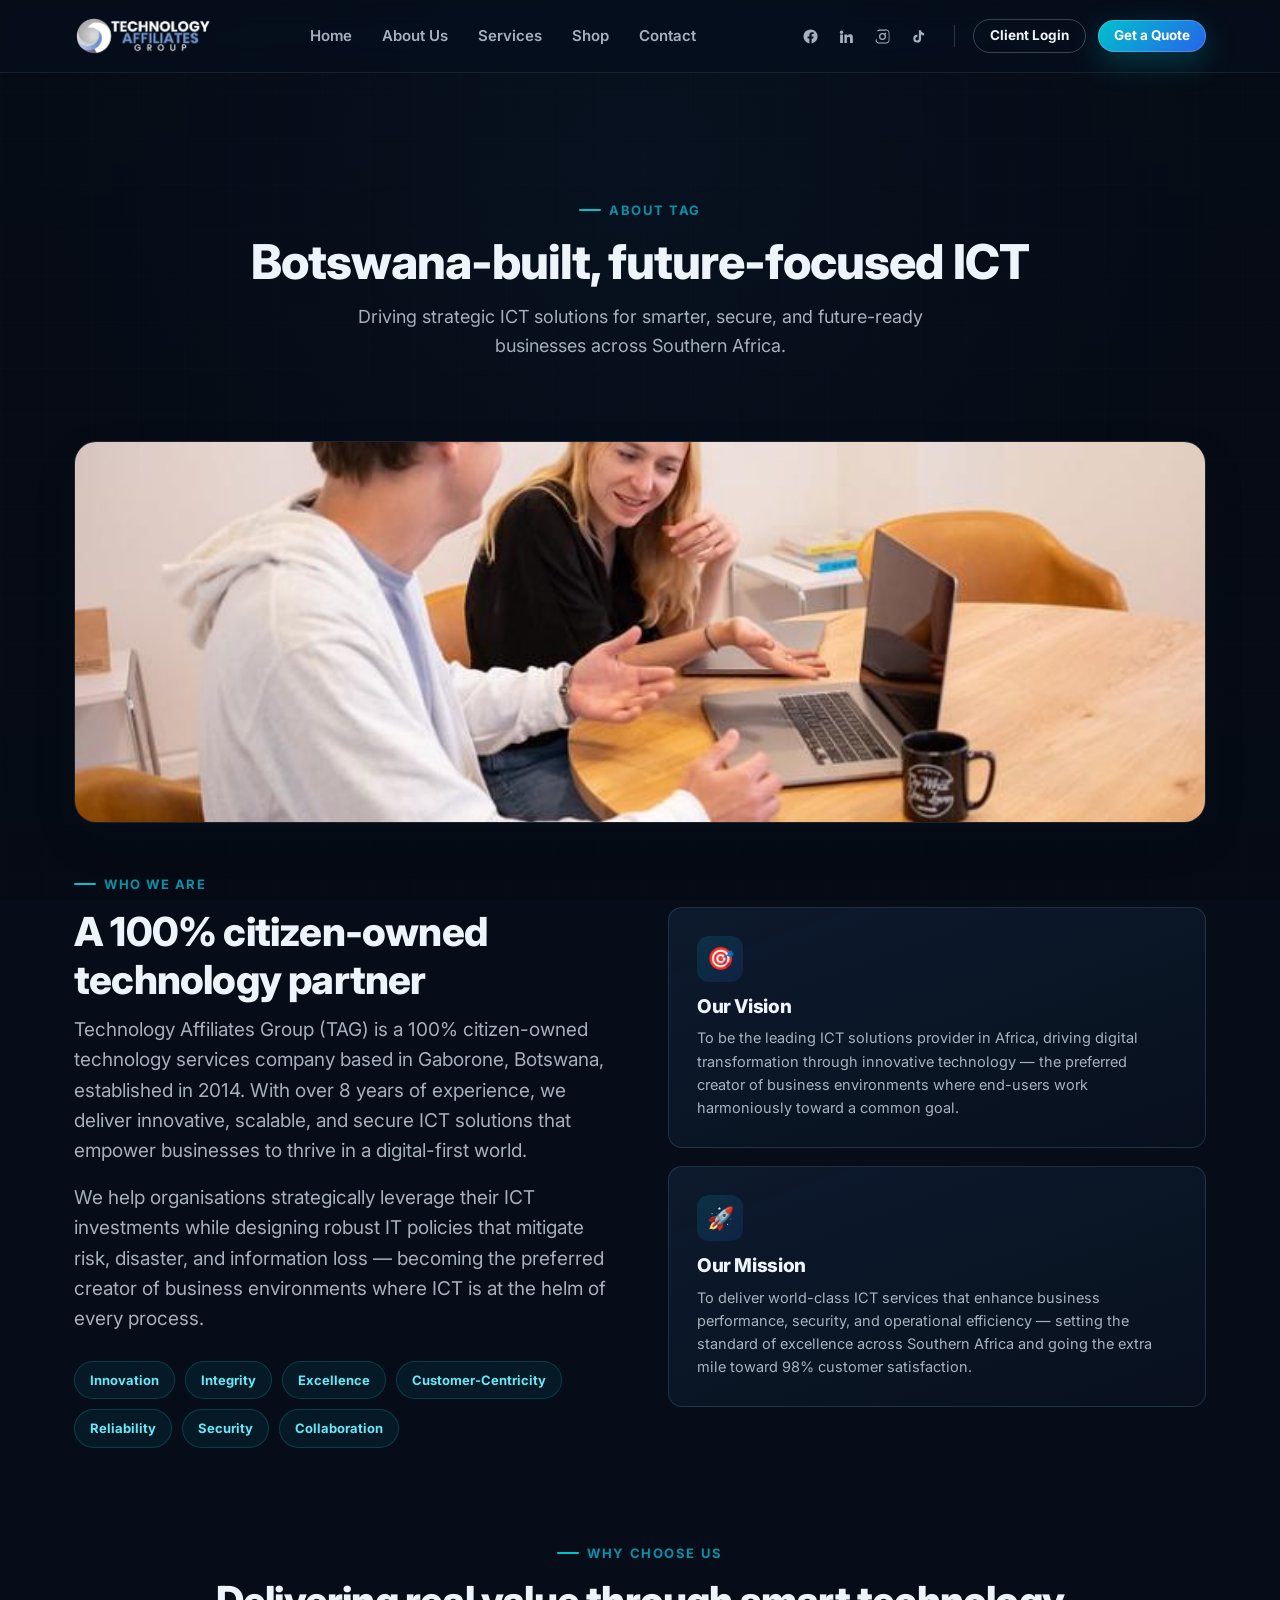
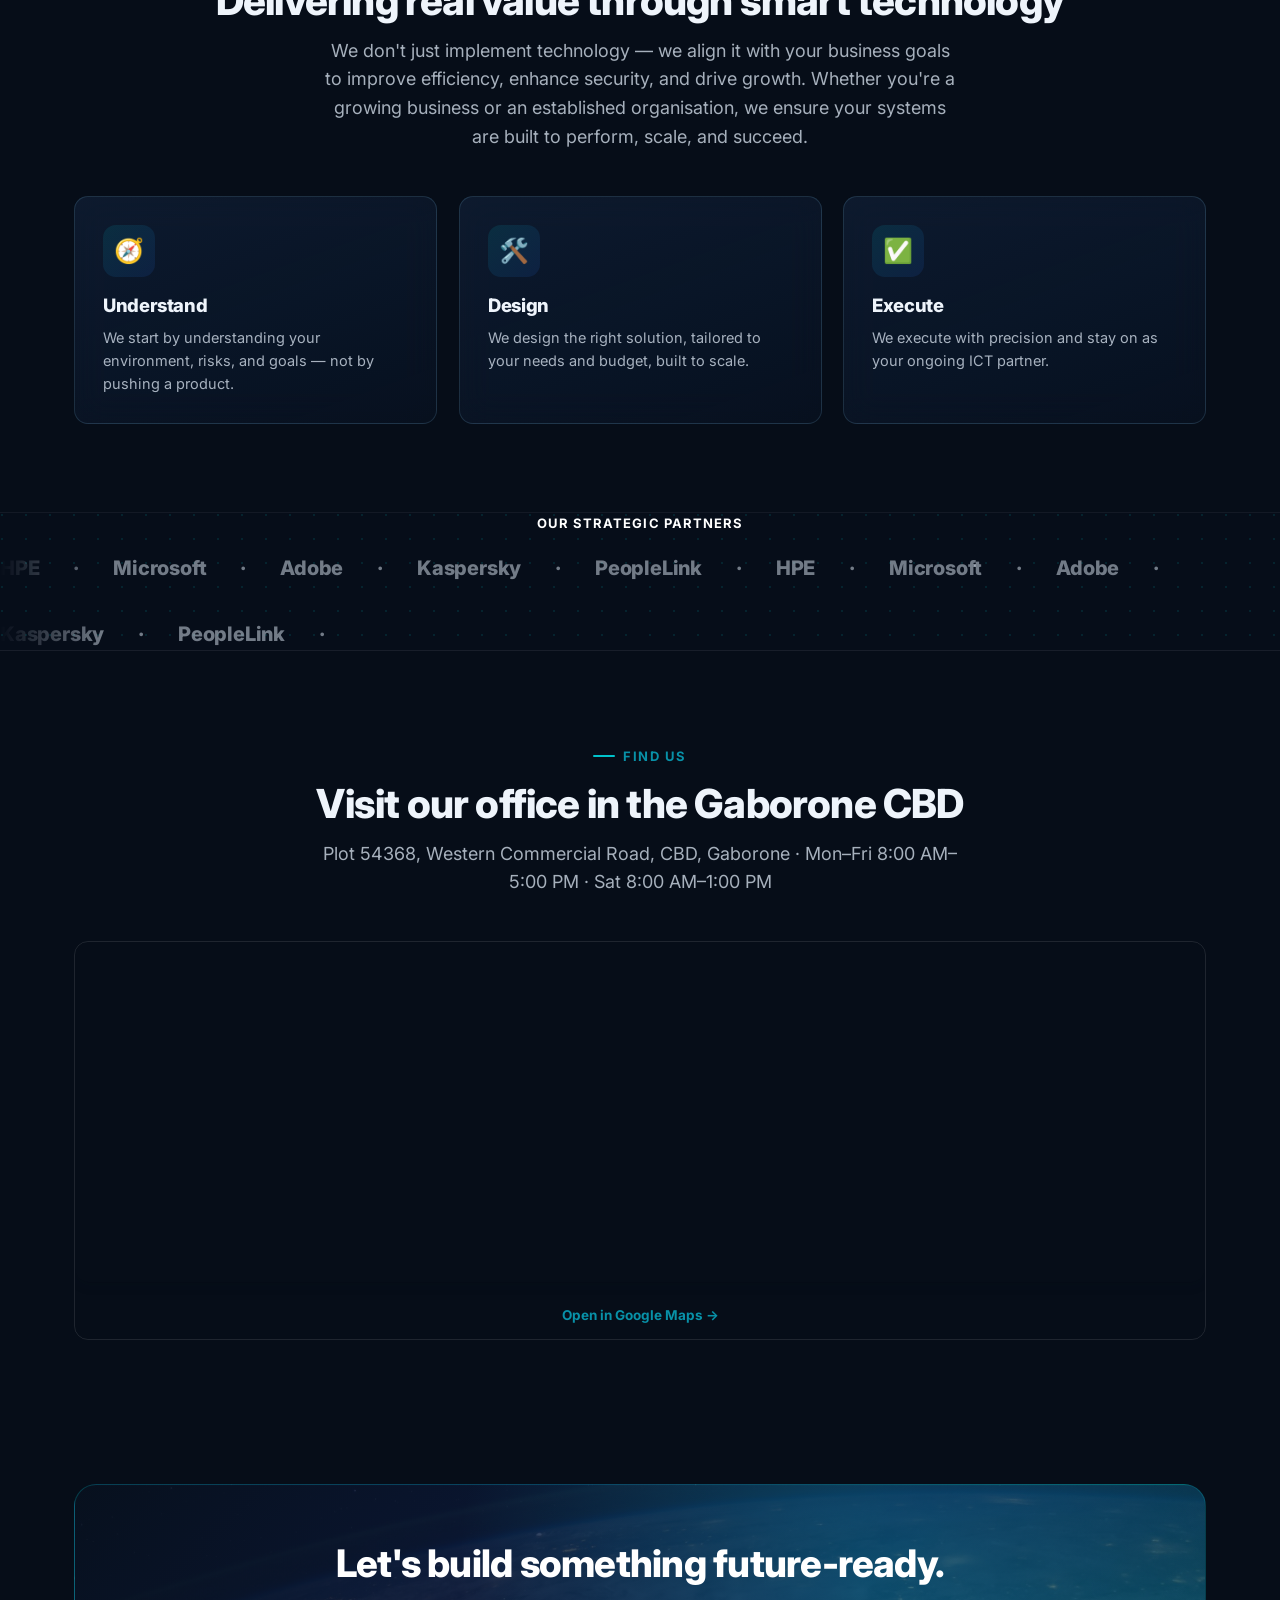
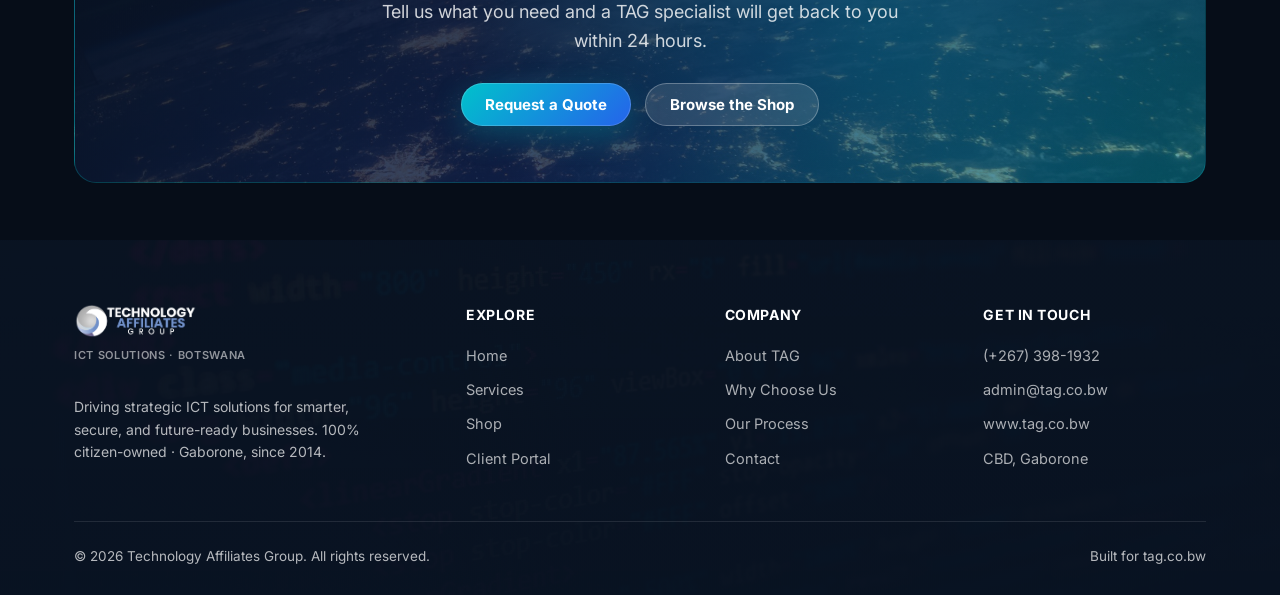
<file: about.html>
<!DOCTYPE html>
<html lang="en">
<head>
  <meta charset="UTF-8" />
  <meta name="viewport" content="width=device-width, initial-scale=1.0" />
  <title>About Us — Technology Affiliates Group (TAG)</title>
  <meta name="description" content="Technology Affiliates Group (TAG) — a 100% citizen-owned ICT solutions company in Gaborone, Botswana, established in 2014. Our vision, mission, and values." />
  <link rel="icon" type="image/png" href="assets/favicon.png" />
  <link rel="preconnect" href="https://fonts.googleapis.com" />
  <link rel="preconnect" href="https://fonts.gstatic.com" crossorigin />
  <link href="https://fonts.googleapis.com/css2?family=Inter:wght@400;500;600;700;800;900&display=swap" rel="stylesheet" />
  <link rel="stylesheet" href="css/styles.css?v=17" />
</head>
<body>

  <div class="bg-loop" aria-hidden="true">
    <div class="bg-loop__slide s1"></div><div class="bg-loop__slide s2"></div>
    <div class="bg-loop__slide s3"></div><div class="bg-loop__slide s4"></div>
    <div class="bg-loop__veil"></div>
  </div>

  <!-- NAV -->
  <header class="nav" id="nav">
    <div class="container nav__inner">
      <a href="index.html" class="brand" aria-label="Technology Affiliates Group — home">
        <img class="brand__logo" src="assets/tag-logo-dark.png" alt="Technology Affiliates Group" />
      </a>
      <nav class="nav__links">
        <a href="index.html">Home</a>
        <a href="about.html">About Us</a>
        <a href="index.html#services">Services</a>
        <a href="shop.html">Shop</a>
        <a href="index.html#contact">Contact</a>
      </nav>
      <div class="nav__actions">
        <div class="nav__social" aria-label="TAG on social media">
          <a href="https://www.facebook.com/TechnologyAffiliatesGroup" target="_blank" rel="noopener" aria-label="TAG on Facebook"><svg viewBox="0 0 24 24" aria-hidden="true"><path d="M22 12a10 10 0 1 0-11.56 9.88v-6.99H7.9V12h2.54V9.8c0-2.5 1.49-3.89 3.77-3.89 1.09 0 2.24.2 2.24.2v2.46h-1.26c-1.24 0-1.63.77-1.63 1.56V12h2.78l-.44 2.89h-2.34v6.99A10 10 0 0 0 22 12z"/></svg></a>
          <a href="https://www.linkedin.com/company/technology-affiliates-group/" target="_blank" rel="noopener" aria-label="TAG on LinkedIn"><svg viewBox="0 0 24 24" aria-hidden="true"><path d="M4.98 3.5a2.5 2.5 0 1 1 0 5 2.5 2.5 0 0 1 0-5zM3 9h4v12H3zM9 9h3.8v1.71h.05c.53-1 1.83-2.06 3.77-2.06 4.03 0 4.38 2.26 4.38 5.2V21h-4v-5.35c0-1.48-.03-3.38-2.06-3.38-2.07 0-2.39 1.6-2.39 3.27V21H9z"/></svg></a>
          <a href="https://www.instagram.com/technologyaffiliates" target="_blank" rel="noopener" aria-label="TAG on Instagram"><svg viewBox="0 0 24 24" aria-hidden="true"><path d="M12 2.2c3.2 0 3.58.01 4.85.07 1.17.05 1.8.25 2.23.41.56.22.96.48 1.38.9.42.42.68.82.9 1.38.16.42.36 1.06.41 2.23.06 1.27.07 1.65.07 4.85s-.01 3.58-.07 4.85c-.05 1.17-.25 1.8-.41 2.23-.22.56-.48.96-.9 1.38-.42.42-.82.68-1.38.9-.42.16-1.06.36-2.23.41-1.27.06-1.65.07-4.85.07s-3.58-.01-4.85-.07c-1.17-.05-1.8-.25-2.23-.41a3.7 3.7 0 0 1-1.38-.9 3.7 3.7 0 0 1-.9-1.38c-.16-.42-.36-1.06-.41-2.23C3.6 15.58 3.6 15.2 3.6 12s.01-3.58.07-4.85c.05-1.17.25-1.8.41-2.23.22-.56.48-.96.9-1.38.42-.42.82-.68 1.38-.9.42-.16 1.06-.36 2.23-.41C8.42 2.21 8.8 2.2 12 2.2zm0 1.8c-3.14 0-3.5.02-4.74.07-.9.04-1.38.19-1.71.32-.43.16-.74.36-1.06.68-.32.32-.52.63-.68 1.06-.13.33-.28.81-.32 1.71C3.6 8.5 3.6 8.86 3.6 12s.02 3.5.07 4.74c.04.9.19 1.38.32 1.71.16.43.36.74.68 1.06.32.32.63.52 1.06.68.33.13.81.28 1.71.32 1.24.05 1.6.07 4.74.07s3.5-.02 4.74-.07c.9-.04 1.38-.19 1.71-.32.43-.16.74-.36 1.06-.68.32-.32.52-.63.68-1.06.13-.33.28-.81.32-1.71.05-1.24.07-1.6.07-4.74s-.02-3.5-.07-4.74c-.04-.9-.19-1.38-.32-1.71a2.85 2.85 0 0 0-.68-1.06 2.85 2.85 0 0 0-1.06-.68c-.33-.13-.81-.28-1.71-.32C15.5 4.02 15.14 4 12 4zm0 3.06A4.94 4.94 0 1 1 7.06 12 4.94 4.94 0 0 1 12 7.06zm0 1.8A3.14 3.14 0 1 0 15.14 12 3.14 3.14 0 0 0 12 8.86zm5.14-.9a1.15 1.15 0 1 1-1.15-1.15 1.15 1.15 0 0 1 1.15 1.15z"/></svg></a>
          <a href="https://www.tiktok.com/@technology.affiliates" target="_blank" rel="noopener" aria-label="TAG on TikTok"><svg viewBox="0 0 24 24" aria-hidden="true"><path d="M16.6 5.8a4.28 4.28 0 0 1-1.05-2.8h-3.02v12.14a2.47 2.47 0 1 1-2.11-2.45V9.53a5.5 5.5 0 1 0 5.21 5.49V9.09a7.28 7.28 0 0 0 4.28 1.37V7.44a4.28 4.28 0 0 1-3.31-1.64z"/></svg></a>
        </div>
        <span class="nav__divider" aria-hidden="true"></span>
        <a href="login.html" class="btn btn-ghost btn-sm">Client Login</a>
        <a href="index.html#contact" class="btn btn-primary btn-sm">Get a Quote</a>
      </div>
      <button class="nav__toggle" id="navToggle" aria-label="Menu"><span></span><span></span><span></span></button>
    </div>
  </header>

  <!-- PAGE HEAD -->
  <section class="page-head">
    <div class="container" data-reveal>
      <span class="eyebrow" style="justify-content:center">About TAG</span>
      <h1>Botswana-built, future-focused ICT</h1>
      <p>Driving strategic ICT solutions for smarter, secure, and future-ready businesses across Southern Africa.</p>
    </div>
  </section>

  <div class="container">
    <figure class="about-figure" data-reveal><img src="assets/services/about.jpg" alt="The TAG team collaborating" loading="lazy" /></figure>
  </div>

  <!-- ABOUT -->
  <section class="section" style="padding-top:44px">
    <div class="container split">
      <div data-reveal>
        <span class="eyebrow">Who we are</span>
        <h2 class="section-title">A 100% citizen-owned technology partner</h2>
        <p class="about-lead">Technology Affiliates Group (TAG) is a 100% citizen-owned technology services company based in Gaborone, Botswana, established in 2014. With over 8 years of experience, we deliver innovative, scalable, and secure ICT solutions that empower businesses to thrive in a digital-first world.</p>
        <p class="about-lead" style="margin-top:16px">We help organisations strategically leverage their ICT investments while designing robust IT policies that mitigate risk, disaster, and information loss — becoming the preferred creator of business environments where ICT is at the helm of every process.</p>
        <div class="values">
          <span>Innovation</span><span>Integrity</span><span>Excellence</span><span>Customer-Centricity</span><span>Reliability</span><span>Security</span><span>Collaboration</span>
        </div>
      </div>
      <div class="vmv" data-reveal data-reveal-delay="120">
        <div class="card vmv__card" data-tilt>
          <div class="vmv__icon">🎯</div>
          <h3>Our Vision</h3>
          <p>To be the leading ICT solutions provider in Africa, driving digital transformation through innovative technology — the preferred creator of business environments where end-users work harmoniously toward a common goal.</p>
        </div>
        <div class="card vmv__card" data-tilt>
          <div class="vmv__icon">🚀</div>
          <h3>Our Mission</h3>
          <p>To deliver world-class ICT services that enhance business performance, security, and operational efficiency — setting the standard of excellence across Southern Africa and going the extra mile toward 98% customer satisfaction.</p>
        </div>
      </div>
    </div>
  </section>

  <!-- WHY -->
  <section class="section" style="padding-top:0">
    <div class="container center" data-reveal>
      <span class="eyebrow" style="justify-content:center">Why choose us</span>
      <h2 class="section-title">Delivering real value through smart technology</h2>
      <p class="section-lead">We don't just implement technology — we align it with your business goals to improve efficiency, enhance security, and drive growth. Whether you're a growing business or an established organisation, we ensure your systems are built to perform, scale, and succeed.</p>
    </div>
    <div class="container">
      <div class="grid grid--3" style="margin-top:44px">
        <div class="card service-card" data-tilt data-reveal><div class="service-card__icon">🧭</div><h3>Understand</h3><p>We start by understanding your environment, risks, and goals — not by pushing a product.</p></div>
        <div class="card service-card" data-tilt data-reveal data-reveal-delay="90"><div class="service-card__icon">🛠️</div><h3>Design</h3><p>We design the right solution, tailored to your needs and budget, built to scale.</p></div>
        <div class="card service-card" data-tilt data-reveal data-reveal-delay="180"><div class="service-card__icon">✅</div><h3>Execute</h3><p>We execute with precision and stay on as your ongoing ICT partner.</p></div>
      </div>
    </div>
  </section>

  <!-- PARTNERS -->
  <section class="trustbar">
    <div class="container" style="padding-bottom:18px"><p style="text-align:center;color:#fff">Our strategic partners</p></div>
    <div class="marquee">
      <ul class="marquee__track">
        <li>HPE</li><li>·</li><li>Microsoft</li><li>·</li><li>Adobe</li><li>·</li><li>Kaspersky</li><li>·</li><li>PeopleLink</li><li>·</li>
        <li>HPE</li><li>·</li><li>Microsoft</li><li>·</li><li>Adobe</li><li>·</li><li>Kaspersky</li><li>·</li><li>PeopleLink</li><li>·</li>
      </ul>
    </div>
  </section>

  <!-- LOCATION -->
  <section class="section" id="location">
    <div class="container center" data-reveal>
      <span class="eyebrow" style="justify-content:center">Find us</span>
      <h2 class="section-title">Visit our office in the Gaborone CBD</h2>
      <p class="section-lead">Plot 54368, Western Commercial Road, CBD, Gaborone · Mon–Fri 8:00 AM–5:00 PM · Sat 8:00 AM–1:00 PM</p>
    </div>
    <div class="container">
      <div class="map-wrap" data-reveal>
        <iframe class="map-embed" src="https://www.openstreetmap.org/export/embed.html?bbox=25.8996878%2C-24.6523954%2C25.9116878%2C-24.6443954&layer=mapnik&marker=-24.6483954%2C25.9056878" loading="lazy" title="TAG location map"></iframe>
        <div style="padding:12px 16px;text-align:center"><a href="https://maps.app.goo.gl/aerVuK5NGFTVQcWi7" target="_blank" rel="noopener" class="pill-link">Open in Google Maps →</a></div>
      </div>
    </div>
  </section>

  <!-- CTA -->
  <section class="section--tight">
    <div class="container">
      <div class="cta" data-reveal>
        <h2>Let's build something future-ready.</h2>
        <p>Tell us what you need and a TAG specialist will get back to you within 24 hours.</p>
        <div style="display:flex;gap:14px;justify-content:center;flex-wrap:wrap">
          <a href="index.html#contact" class="btn btn-primary">Request a Quote</a>
          <a href="shop.html" class="btn btn-light">Browse the Shop</a>
        </div>
      </div>
    </div>
  </section>

  <!-- FOOTER -->
  <footer class="footer">
    <div class="container">
      <div class="footer__grid">
        <div>
          <div class="brand brand--stack"><img class="brand__logo" src="assets/tag-logo-dark.png" alt="Technology Affiliates Group" /><small>ICT Solutions · Botswana</small></div>
          <p style="margin-top:16px">Driving strategic ICT solutions for smarter, secure, and future-ready businesses. 100% citizen-owned · Gaborone, since 2014.</p>
        </div>
        <div>
          <h5>Explore</h5>
          <a href="index.html">Home</a>
          <a href="index.html#services">Services</a>
          <a href="shop.html">Shop</a>
          <a href="login.html">Client Portal</a>
        </div>
        <div>
          <h5>Company</h5>
          <a href="about.html">About TAG</a>
          <a href="index.html#why">Why Choose Us</a>
          <a href="index.html#process">Our Process</a>
          <a href="index.html#contact">Contact</a>
        </div>
        <div>
          <h5>Get in touch</h5>
          <a href="tel:+2673981932">(+267) 398-1932</a>
          <a href="mailto:admin@tag.co.bw">admin@tag.co.bw</a>
          <a href="https://www.tag.co.bw" target="_blank" rel="noopener">www.tag.co.bw</a>
          <a href="index.html#contact">CBD, Gaborone</a>
        </div>
      </div>
      <div class="footer__bottom">
        <span>© <span id="year"></span> Technology Affiliates Group. All rights reserved.</span>
        <span>Built for tag.co.bw</span>
      </div>
    </div>
  </footer>

  <script src="js/db.js?v=17"></script>
  <script src="js/ui.js?v=17"></script>
  <script src="js/fx.js?v=17"></script>
  <script src="js/main.js?v=17"></script>
</body>
</html>
</file>
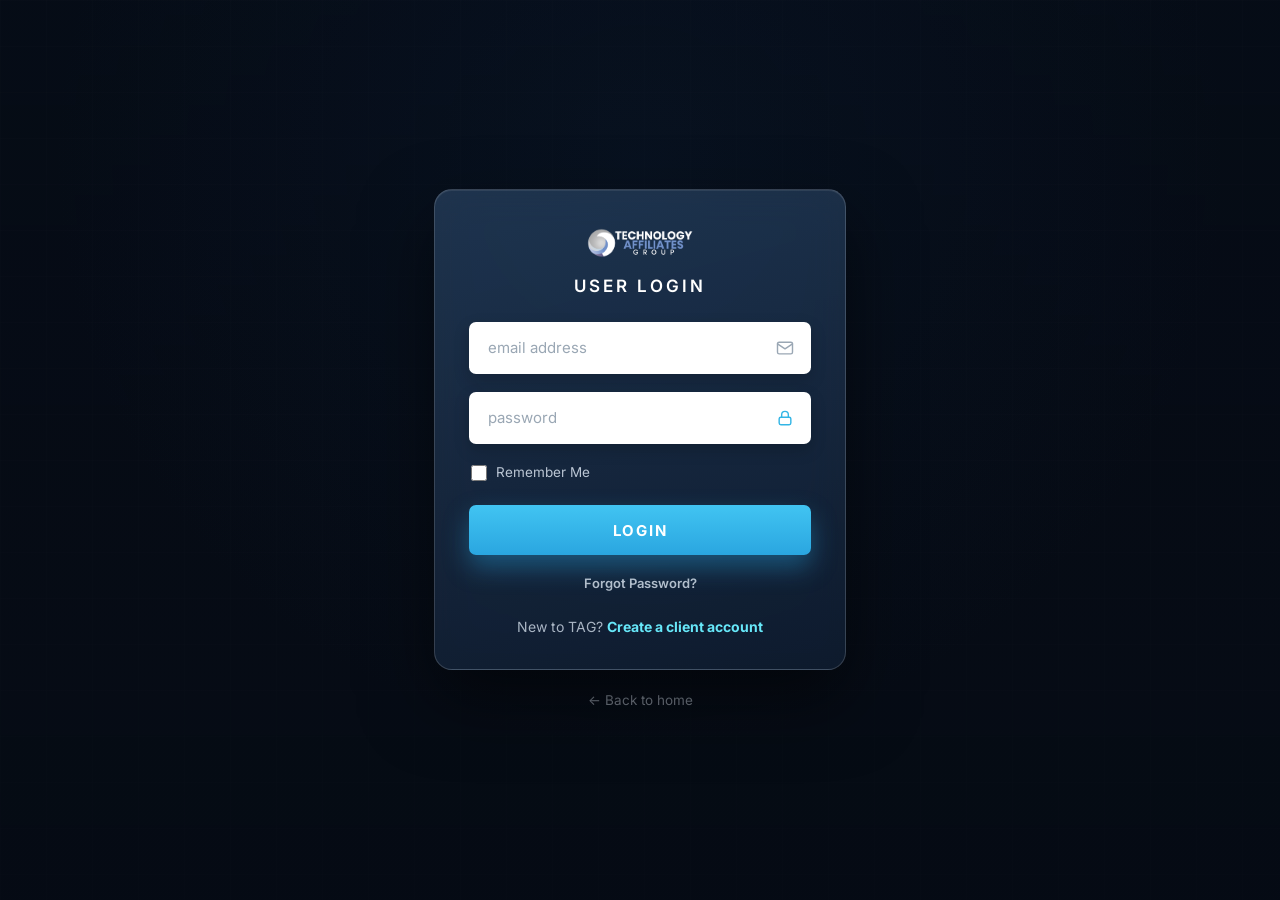
<file: admin.html>
<!DOCTYPE html>
<html lang="en">
<head>
  <meta charset="UTF-8" />
  <meta name="viewport" content="width=device-width, initial-scale=1.0" />
  <title>Admin Dashboard · TAG</title>
  <link rel="icon" type="image/png" href="assets/favicon.png" />
  <link rel="preconnect" href="https://fonts.googleapis.com" />
  <link rel="preconnect" href="https://fonts.gstatic.com" crossorigin />
  <link href="https://fonts.googleapis.com/css2?family=Inter:wght@400;500;600;700;800;900&display=swap" rel="stylesheet" />
  <link rel="stylesheet" href="css/styles.css?v=17" />
</head>
<body class="app-body">

  <!-- Looping tech background -->
  <div class="bg-loop" aria-hidden="true">
    <div class="bg-loop__slide s1"></div>
    <div class="bg-loop__slide s2"></div>
    <div class="bg-loop__slide s3"></div>
    <div class="bg-loop__slide s4"></div>
    <div class="bg-loop__veil"></div>
  </div>

  <div class="app">
    <aside class="sidebar" id="sidebar">
      <a href="index.html" class="brand brand--stack" aria-label="Technology Affiliates Group — home">
        <img class="brand__logo" src="assets/tag-logo-dark.png" alt="Technology Affiliates Group" />
        <small>Admin Console</small>
      </a>
      <nav class="sidebar__nav" id="sideNav">
        <a href="#" data-view="dashboard" class="active"><span class="ic">📊</span> Overview</a>
        <a href="#" data-view="tickets"><span class="ic">🎫</span> Tickets</a>
        <a href="#" data-view="quotes"><span class="ic">📄</span> Quotes</a>
        <a href="#" data-view="orders"><span class="ic">🛒</span> Orders</a>
        <a href="#" data-view="inquiries"><span class="ic">✉️</span> Inquiries</a>
        <a href="#" data-view="clients"><span class="ic">🏢</span> Clients</a>
      </nav>
      <div class="sidebar__user">
        <div class="who">
          <div class="avatar" id="userAvatar">?</div>
          <div><div class="nm" id="userName">—</div><div class="rl">Administrator</div></div>
        </div>
        <button class="btn btn-light btn-sm btn-block" id="resetBtn" style="margin-bottom:8px">↺ Reset demo data</button>
        <button class="btn btn-light btn-sm btn-block" id="logoutBtn">Sign out</button>
      </div>
    </aside>

    <main class="main">
      <div class="topbar">
        <div style="display:flex;align-items:center;gap:14px">
          <button class="btn btn-ghost btn-sm" id="menuBtn" style="display:none">☰</button>
          <div><h1 id="pageTitle">Overview</h1><div class="sub" id="pageSub">Operations at a glance</div></div>
        </div>
      </div>
      <div class="content" id="content"></div>
    </main>
  </div>

  <script src="js/db.js?v=17"></script>
  <script src="js/ui.js?v=17"></script>
  <script src="js/fx.js?v=17"></script>
  <script src="js/admin.js?v=17"></script>
</body>
</html>
</file>
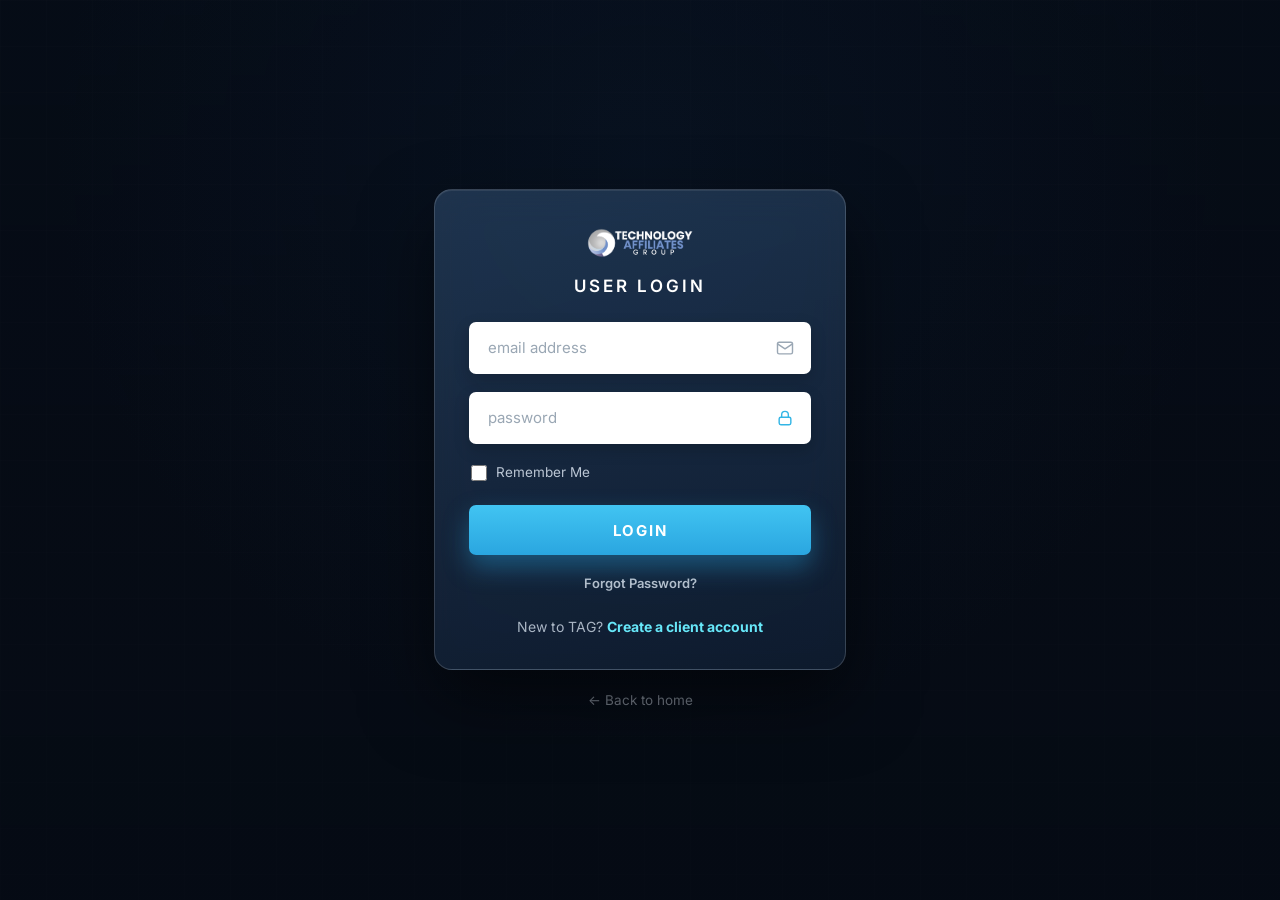
<file: login.html>
<!DOCTYPE html>
<html lang="en">
<head>
  <meta charset="UTF-8" />
  <meta name="viewport" content="width=device-width, initial-scale=1.0" />
  <title>Sign In · TAG Client Portal</title>
  <link rel="icon" type="image/png" href="assets/favicon.png" />
  <link rel="preconnect" href="https://fonts.googleapis.com" />
  <link rel="preconnect" href="https://fonts.gstatic.com" crossorigin />
  <link href="https://fonts.googleapis.com/css2?family=Inter:wght@400;500;600;700;800;900&display=swap" rel="stylesheet" />
  <link rel="stylesheet" href="css/styles.css?v=17" />
</head>
<body class="auth-page">

  <!-- Looping tech background -->
  <div class="bg-loop" aria-hidden="true">
    <div class="bg-loop__slide s1"></div>
    <div class="bg-loop__slide s2"></div>
    <div class="bg-loop__slide s3"></div>
    <div class="bg-loop__slide s4"></div>
    <div class="bg-loop__veil"></div>
  </div>

  <!-- shared SVG icon defs -->
  <svg width="0" height="0" style="position:absolute" aria-hidden="true">
    <defs>
      <g id="ic-mail"><rect x="3" y="5" width="18" height="14" rx="2"/><path d="m3 7 9 6 9-6"/></g>
      <g id="ic-lock"><rect x="5" y="11" width="14" height="9" rx="2"/><path d="M8 11V8a4 4 0 0 1 8 0v3"/></g>
      <g id="ic-user"><circle cx="12" cy="8" r="4"/><path d="M4 20c0-4.4 3.6-7 8-7s8 2.6 8 7"/></g>
      <g id="ic-building"><rect x="5" y="3" width="14" height="18" rx="1"/><path d="M9 7h2M13 7h2M9 11h2M13 11h2M9 15h2M13 15h2"/></g>
      <g id="ic-phone"><path d="M6 3h3l1.6 5L8.5 9.6a11 11 0 0 0 5 5l1.6-2.1L20 14v3a2 2 0 0 1-2 2A15 15 0 0 1 4 5a2 2 0 0 1 2-2z"/></g>
    </defs>
  </svg>

  <div class="auth-wrap">

    <!-- ===================== LOGIN ===================== -->
    <div class="auth-card" id="loginView">
      <a href="index.html" class="auth-logo" aria-label="Technology Affiliates Group — home">
        <img class="brand__logo" src="assets/tag-logo-dark.png" alt="Technology Affiliates Group" />
      </a>
      <h1 class="auth-title">User Login</h1>

      <form id="loginForm" novalidate>
        <div class="field">
          <div class="input-wrap">
            <input id="lEmail" type="email" placeholder="email address" autocomplete="username" />
            <svg class="in-ic" viewBox="0 0 24 24"><use href="#ic-mail" /></svg>
          </div>
          <div class="err">Enter a valid email.</div>
        </div>
        <div class="field">
          <div class="input-wrap">
            <input id="lPass" type="password" placeholder="password" autocomplete="current-password" />
            <svg class="in-ic" viewBox="0 0 24 24"><use href="#ic-lock" /></svg>
          </div>
          <div class="err">Enter your password.</div>
        </div>

        <label class="remember"><input type="checkbox" id="lRemember" /><span>Remember Me</span></label>

        <button type="submit" class="auth-btn">Login</button>
        <a href="#" class="auth-forgot" id="forgotLink">Forgot Password?</a>
      </form>

      <div class="auth-switch">New to TAG? <a href="#" id="toRegister">Create a client account</a></div>
    </div>

    <!-- ===================== REGISTER ===================== -->
    <div class="auth-card" id="registerView" style="display:none">
      <a href="index.html" class="auth-logo" aria-label="Technology Affiliates Group — home">
        <img class="brand__logo" src="assets/tag-logo-dark.png" alt="Technology Affiliates Group" />
      </a>
      <h1 class="auth-title">Create Account</h1>

      <form id="registerForm" novalidate>
        <div class="field">
          <div class="input-wrap">
            <input id="rName" type="text" placeholder="full name" />
            <svg class="in-ic" viewBox="0 0 24 24"><use href="#ic-user" /></svg>
          </div>
          <div class="err">Please enter your name.</div>
        </div>
        <div class="field">
          <div class="input-wrap">
            <input id="rCompany" type="text" placeholder="company" />
            <svg class="in-ic" viewBox="0 0 24 24"><use href="#ic-building" /></svg>
          </div>
          <div class="err">Please enter your company.</div>
        </div>
        <div class="field">
          <div class="input-wrap">
            <input id="rEmail" type="email" placeholder="email address" />
            <svg class="in-ic" viewBox="0 0 24 24"><use href="#ic-mail" /></svg>
          </div>
          <div class="err">Enter a valid email.</div>
        </div>
        <div class="field">
          <div class="input-wrap">
            <input id="rPhone" type="text" placeholder="phone number" />
            <svg class="in-ic" viewBox="0 0 24 24"><use href="#ic-phone" /></svg>
          </div>
          <div class="err">Enter a phone number.</div>
        </div>
        <div class="field">
          <div class="input-wrap">
            <input id="rPass" type="password" placeholder="password (min 8 characters)" />
            <svg class="in-ic" viewBox="0 0 24 24"><use href="#ic-lock" /></svg>
          </div>
          <div class="pw-meter" id="pwMeter" data-score="0">
            <div class="pw-meter__track"><div class="pw-meter__fill"></div></div>
            <div class="pw-meter__label" id="pwLabel">Use 8+ characters with upper &amp; lower case, a number and a symbol.</div>
          </div>
          <div class="err">Use at least 8 characters with a mix of letters, numbers &amp; symbols.</div>
        </div>
        <div class="field">
          <div class="input-wrap">
            <input id="rConfirm" type="password" placeholder="confirm password" />
            <svg class="in-ic" viewBox="0 0 24 24"><use href="#ic-lock" /></svg>
          </div>
          <div class="err">Passwords do not match.</div>
        </div>

        <button type="submit" class="auth-btn">Create Account</button>
      </form>

      <div class="auth-switch">Already have an account? <a href="#" id="toLogin">Sign in</a></div>
    </div>

    <a href="index.html" class="auth-back">← Back to home</a>
  </div>

  <script src="js/db.js?v=17"></script>
  <script src="js/ui.js?v=17"></script>
  <script src="js/fx.js?v=17"></script>
  <script src="js/auth.js?v=17"></script>
</body>
</html>
</file>
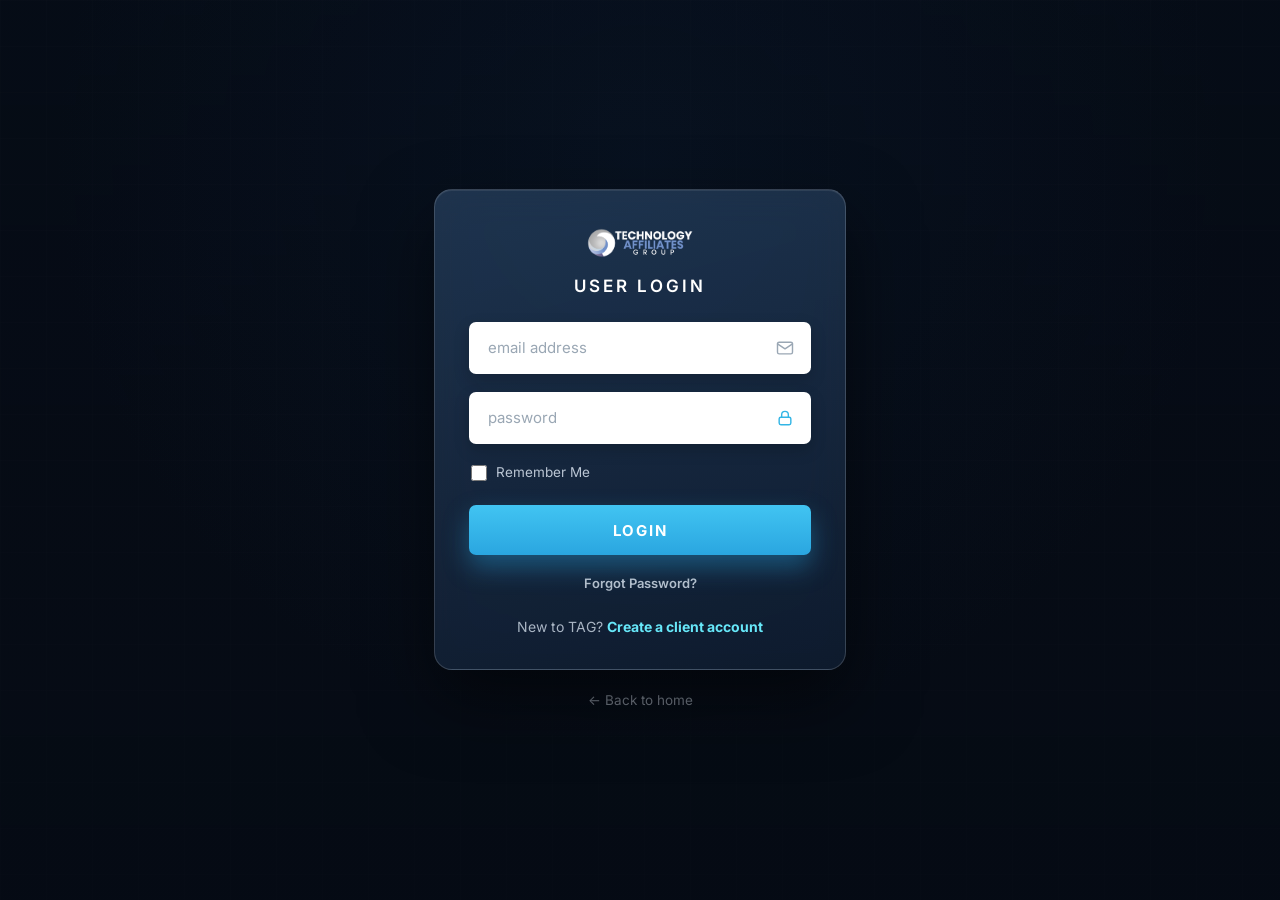
<file: portal.html>
<!DOCTYPE html>
<html lang="en">
<head>
  <meta charset="UTF-8" />
  <meta name="viewport" content="width=device-width, initial-scale=1.0" />
  <title>Client Portal · TAG</title>
  <link rel="icon" type="image/png" href="assets/favicon.png" />
  <link rel="preconnect" href="https://fonts.googleapis.com" />
  <link rel="preconnect" href="https://fonts.gstatic.com" crossorigin />
  <link href="https://fonts.googleapis.com/css2?family=Inter:wght@400;500;600;700;800;900&display=swap" rel="stylesheet" />
  <link rel="stylesheet" href="css/styles.css?v=17" />
</head>
<body class="app-body">

  <!-- Looping tech background -->
  <div class="bg-loop" aria-hidden="true">
    <div class="bg-loop__slide s1"></div>
    <div class="bg-loop__slide s2"></div>
    <div class="bg-loop__slide s3"></div>
    <div class="bg-loop__slide s4"></div>
    <div class="bg-loop__veil"></div>
  </div>

  <div class="app">
    <!-- SIDEBAR -->
    <aside class="sidebar" id="sidebar">
      <a href="index.html" class="brand brand--stack" aria-label="Technology Affiliates Group — home">
        <img class="brand__logo" src="assets/tag-logo-dark.png" alt="Technology Affiliates Group" />
        <small>Client Portal</small>
      </a>
      <nav class="sidebar__nav" id="sideNav">
        <a href="#" data-view="dashboard" class="active"><span class="ic">📊</span> Dashboard</a>
        <a href="#" data-view="tickets"><span class="ic">🎫</span> My Tickets</a>
        <a href="#" data-view="quotes"><span class="ic">📄</span> Quotes</a>
        <a href="shop.html"><span class="ic">🛒</span> Shop</a>
        <a href="#" data-view="profile"><span class="ic">👤</span> Profile</a>
      </nav>
      <div class="sidebar__user">
        <div class="who">
          <div class="avatar" id="userAvatar">?</div>
          <div><div class="nm" id="userName">—</div><div class="rl" id="userRole">client</div></div>
        </div>
        <button class="btn btn-light btn-sm btn-block" id="logoutBtn">Sign out</button>
      </div>
    </aside>

    <!-- MAIN -->
    <main class="main">
      <div class="topbar">
        <div style="display:flex;align-items:center;gap:14px">
          <button class="btn btn-ghost btn-sm" id="menuBtn" style="display:none">☰</button>
          <div><h1 id="pageTitle">Dashboard</h1><div class="sub" id="pageSub">Welcome back</div></div>
        </div>
        <button class="btn btn-primary btn-sm" id="newTicketBtn">+ New Ticket</button>
      </div>
      <div class="content" id="content"><!-- views render here --></div>
    </main>
  </div>

  <!-- NEW TICKET MODAL -->
  <div class="modal-overlay" id="ticketModal">
    <div class="modal">
      <div class="modal__head"><h3>Log a support ticket</h3><button class="modal__close" data-close="ticketModal">&times;</button></div>
      <div class="modal__body">
        <form id="ticketForm" novalidate>
          <div class="field"><label for="tSubject">Subject</label><input id="tSubject" type="text" placeholder="Short summary of the issue" /><div class="err">Please add a subject.</div></div>
          <div class="field-row">
            <div class="field"><label for="tCategory">Category</label>
              <select id="tCategory">
                <option>IT Infrastructure & Support</option>
                <option>Cybersecurity</option>
                <option>System Development</option>
                <option>Cloud & Microsoft Solutions</option>
                <option>Security & Access Control</option>
                <option>Audio & Video Conferencing</option>
                <option>IoT & Smart Technologies</option>
                <option>Backup & Recovery</option>
              </select>
            </div>
            <div class="field"><label for="tPriority">Priority</label>
              <select id="tPriority"><option>Low</option><option selected>Medium</option><option>High</option><option>Critical</option></select>
            </div>
          </div>
          <div class="field"><label for="tDesc">Description</label><textarea id="tDesc" placeholder="Describe the issue, who's affected, and when it started…"></textarea><div class="err">Please describe the issue.</div></div>
          <button type="submit" class="btn btn-primary btn-block">Submit Ticket</button>
        </form>
      </div>
    </div>
  </div>

  <!-- NEW QUOTE MODAL -->
  <div class="modal-overlay" id="quoteModal">
    <div class="modal">
      <div class="modal__head"><h3>Request a quote</h3><button class="modal__close" data-close="quoteModal">&times;</button></div>
      <div class="modal__body">
        <form id="quoteForm" novalidate>
          <div class="field"><label for="qService">Service needed</label>
            <select id="qService">
              <option>IT Infrastructure & Support</option>
              <option>Cybersecurity</option>
              <option>System Development</option>
              <option>Cloud & Microsoft Solutions</option>
              <option>Security & Access Control</option>
              <option>Audio & Video Conferencing</option>
              <option>IoT & Smart Technologies</option>
              <option>Backup & Recovery</option>
            </select>
          </div>
          <div class="field"><label for="qBudget">Estimated budget</label>
            <select id="qBudget">
              <option>Not sure yet</option>
              <option>Under P10,000</option>
              <option>P10,000 – P50,000</option>
              <option>P50,000 – P150,000</option>
              <option>P150,000+</option>
            </select>
          </div>
          <div class="field"><label for="qDetails">Project details</label><textarea id="qDetails" placeholder="What are you trying to achieve?"></textarea><div class="err">Please add some details.</div></div>
          <button type="submit" class="btn btn-primary btn-block">Send Request</button>
        </form>
      </div>
    </div>
  </div>

  <script src="js/db.js?v=17"></script>
  <script src="js/ui.js?v=17"></script>
  <script src="js/fx.js?v=17"></script>
  <script src="js/portal.js?v=17"></script>
</body>
</html>
</file>
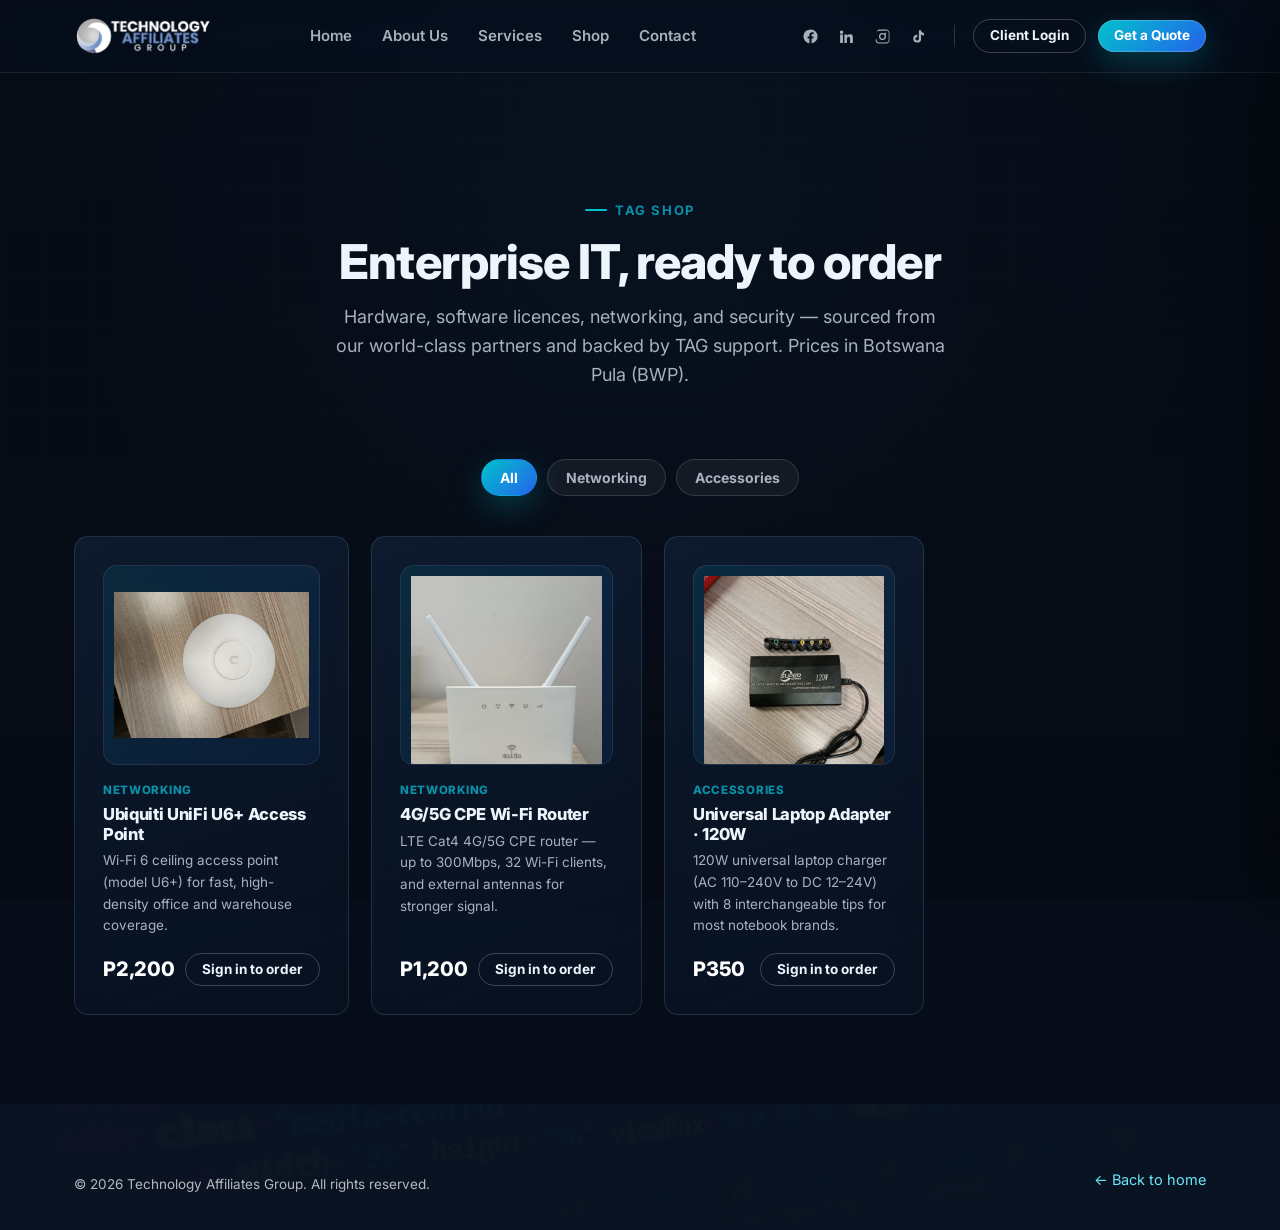
<file: shop.html>
<!DOCTYPE html>
<html lang="en">
<head>
  <meta charset="UTF-8" />
  <meta name="viewport" content="width=device-width, initial-scale=1.0" />
  <title>Shop — Technology Affiliates Group (TAG)</title>
  <meta name="description" content="Shop IT hardware, software licences, networking, and security products from TAG — Technology Affiliates Group, Gaborone." />
  <link rel="icon" type="image/png" href="assets/favicon.png" />
  <link rel="preconnect" href="https://fonts.googleapis.com" />
  <link rel="preconnect" href="https://fonts.gstatic.com" crossorigin />
  <link href="https://fonts.googleapis.com/css2?family=Inter:wght@400;500;600;700;800;900&display=swap" rel="stylesheet" />
  <link rel="stylesheet" href="css/styles.css?v=17" />
</head>
<body>

  <div class="bg-loop" aria-hidden="true">
    <div class="bg-loop__slide s1"></div><div class="bg-loop__slide s2"></div>
    <div class="bg-loop__slide s3"></div><div class="bg-loop__slide s4"></div>
    <div class="bg-loop__veil"></div>
  </div>

  <!-- NAV -->
  <header class="nav" id="nav">
    <div class="container nav__inner">
      <a href="index.html" class="brand" aria-label="Technology Affiliates Group — home">
        <img class="brand__logo" src="assets/tag-logo-dark.png" alt="Technology Affiliates Group" />
      </a>
      <nav class="nav__links">
        <a href="index.html">Home</a>
        <a href="about.html">About Us</a>
        <a href="index.html#services">Services</a>
        <a href="shop.html">Shop</a>
        <a href="index.html#contact">Contact</a>
      </nav>
      <div class="nav__actions">
        <div class="nav__social" aria-label="TAG on social media">
          <a href="https://www.facebook.com/TechnologyAffiliatesGroup" target="_blank" rel="noopener" aria-label="TAG on Facebook"><svg viewBox="0 0 24 24" aria-hidden="true"><path d="M22 12a10 10 0 1 0-11.56 9.88v-6.99H7.9V12h2.54V9.8c0-2.5 1.49-3.89 3.77-3.89 1.09 0 2.24.2 2.24.2v2.46h-1.26c-1.24 0-1.63.77-1.63 1.56V12h2.78l-.44 2.89h-2.34v6.99A10 10 0 0 0 22 12z"/></svg></a>
          <a href="https://www.linkedin.com/company/technology-affiliates-group/" target="_blank" rel="noopener" aria-label="TAG on LinkedIn"><svg viewBox="0 0 24 24" aria-hidden="true"><path d="M4.98 3.5a2.5 2.5 0 1 1 0 5 2.5 2.5 0 0 1 0-5zM3 9h4v12H3zM9 9h3.8v1.71h.05c.53-1 1.83-2.06 3.77-2.06 4.03 0 4.38 2.26 4.38 5.2V21h-4v-5.35c0-1.48-.03-3.38-2.06-3.38-2.07 0-2.39 1.6-2.39 3.27V21H9z"/></svg></a>
          <a href="https://www.instagram.com/technologyaffiliates" target="_blank" rel="noopener" aria-label="TAG on Instagram"><svg viewBox="0 0 24 24" aria-hidden="true"><path d="M12 2.2c3.2 0 3.58.01 4.85.07 1.17.05 1.8.25 2.23.41.56.22.96.48 1.38.9.42.42.68.82.9 1.38.16.42.36 1.06.41 2.23.06 1.27.07 1.65.07 4.85s-.01 3.58-.07 4.85c-.05 1.17-.25 1.8-.41 2.23-.22.56-.48.96-.9 1.38-.42.42-.82.68-1.38.9-.42.16-1.06.36-2.23.41-1.27.06-1.65.07-4.85.07s-3.58-.01-4.85-.07c-1.17-.05-1.8-.25-2.23-.41a3.7 3.7 0 0 1-1.38-.9 3.7 3.7 0 0 1-.9-1.38c-.16-.42-.36-1.06-.41-2.23C3.6 15.58 3.6 15.2 3.6 12s.01-3.58.07-4.85c.05-1.17.25-1.8.41-2.23.22-.56.48-.96.9-1.38.42-.42.82-.68 1.38-.9.42-.16 1.06-.36 2.23-.41C8.42 2.21 8.8 2.2 12 2.2zm0 1.8c-3.14 0-3.5.02-4.74.07-.9.04-1.38.19-1.71.32-.43.16-.74.36-1.06.68-.32.32-.52.63-.68 1.06-.13.33-.28.81-.32 1.71C3.6 8.5 3.6 8.86 3.6 12s.02 3.5.07 4.74c.04.9.19 1.38.32 1.71.16.43.36.74.68 1.06.32.32.63.52 1.06.68.33.13.81.28 1.71.32 1.24.05 1.6.07 4.74.07s3.5-.02 4.74-.07c.9-.04 1.38-.19 1.71-.32.43-.16.74-.36 1.06-.68.32-.32.52-.63.68-1.06.13-.33.28-.81.32-1.71.05-1.24.07-1.6.07-4.74s-.02-3.5-.07-4.74c-.04-.9-.19-1.38-.32-1.71a2.85 2.85 0 0 0-.68-1.06 2.85 2.85 0 0 0-1.06-.68c-.33-.13-.81-.28-1.71-.32C15.5 4.02 15.14 4 12 4zm0 3.06A4.94 4.94 0 1 1 7.06 12 4.94 4.94 0 0 1 12 7.06zm0 1.8A3.14 3.14 0 1 0 15.14 12 3.14 3.14 0 0 0 12 8.86zm5.14-.9a1.15 1.15 0 1 1-1.15-1.15 1.15 1.15 0 0 1 1.15 1.15z"/></svg></a>
          <a href="https://www.tiktok.com/@technology.affiliates" target="_blank" rel="noopener" aria-label="TAG on TikTok"><svg viewBox="0 0 24 24" aria-hidden="true"><path d="M16.6 5.8a4.28 4.28 0 0 1-1.05-2.8h-3.02v12.14a2.47 2.47 0 1 1-2.11-2.45V9.53a5.5 5.5 0 1 0 5.21 5.49V9.09a7.28 7.28 0 0 0 4.28 1.37V7.44a4.28 4.28 0 0 1-3.31-1.64z"/></svg></a>
        </div>
        <span class="nav__divider" aria-hidden="true"></span>
        <button class="nav-cart" id="cartToggle" aria-label="Open cart">🛒<span class="nav-cart__badge" id="cartBadge">0</span></button>
        <a href="login.html" class="btn btn-ghost btn-sm">Client Login</a>
        <a href="index.html#contact" class="btn btn-primary btn-sm">Get a Quote</a>
      </div>
      <button class="nav__toggle" id="navToggle" aria-label="Menu"><span></span><span></span><span></span></button>
    </div>
  </header>

  <!-- PAGE HEAD -->
  <section class="page-head">
    <div class="container" data-reveal>
      <span class="eyebrow" style="justify-content:center">TAG Shop</span>
      <h1>Enterprise IT, ready to order</h1>
      <p>Hardware, software licences, networking, and security — sourced from our world-class partners and backed by TAG support. Prices in Botswana Pula (BWP).</p>
    </div>
  </section>

  <!-- SHOP -->
  <section class="section" style="padding-top:0">
    <div class="container">
      <div class="shop-filters" id="shopFilters" data-reveal></div>
      <div class="products" id="productGrid"></div>
    </div>
  </section>

  <!-- FOOTER -->
  <footer class="footer">
    <div class="container">
      <div class="footer__bottom" style="border-top:0;padding-top:0">
        <span>© <span id="year"></span> Technology Affiliates Group. All rights reserved.</span>
        <span><a href="index.html" style="color:var(--cyan-300)">← Back to home</a></span>
      </div>
    </div>
  </footer>

  <!-- CART DRAWER -->
  <div class="cart-overlay" id="cartOverlay"></div>
  <aside class="cart-drawer" id="cartDrawer" aria-label="Shopping cart">
    <div class="cart-drawer__head">
      <h3>Your Cart</h3>
      <button class="modal__close" id="cartClose" aria-label="Close cart">&times;</button>
    </div>
    <div class="cart-drawer__body" id="cartBody"></div>
    <div class="cart-drawer__foot" id="cartFoot"></div>
  </aside>

  <!-- CHECKOUT MODAL -->
  <div class="modal-overlay" id="checkoutModal">
    <div class="modal">
      <div class="modal__head"><h3>Checkout</h3><button class="modal__close" data-close="checkoutModal">&times;</button></div>
      <div class="modal__body">
        <p class="text-muted" style="margin-bottom:18px">Place your order and a TAG specialist will confirm stock, pricing, and delivery within 24 hours.</p>
        <form id="checkoutForm" novalidate>
          <div class="field-row">
            <div class="field"><label for="oName">Full name</label><input id="oName" type="text" placeholder="Your name" /><div class="err">Please enter your name.</div></div>
            <div class="field"><label for="oPhone">Phone</label><input id="oPhone" type="text" placeholder="+267 …" /><div class="err">Enter a phone number.</div></div>
          </div>
          <div class="field"><label for="oEmail">Email</label><input id="oEmail" type="email" placeholder="you@company.com" /><div class="err">Enter a valid email.</div></div>
          <div class="field"><label for="oCompany">Company (optional)</label><input id="oCompany" type="text" placeholder="Your organisation" /></div>
          <div class="field"><label for="oNotes">Order notes (optional)</label><textarea id="oNotes" placeholder="Delivery address, quantities, questions…"></textarea></div>
          <div class="cart-total" style="margin:6px 0 16px"><span class="lbl">Order total</span><span class="val" id="checkoutTotal">P0</span></div>
          <button type="submit" class="btn btn-primary btn-block">Place Order</button>
        </form>
      </div>
    </div>
  </div>

  <script src="js/db.js?v=17"></script>
  <script src="js/ui.js?v=17"></script>
  <script src="js/fx.js?v=17"></script>
  <script src="js/main.js?v=17"></script>
  <script src="js/shop.js?v=17"></script>
</body>
</html>
</file>
<file: css/styles.css>
/* ============================================================
   TAG System — Design System
   Technology Affiliates Group · Gaborone, Botswana
   ============================================================ */

/* ---------- Design tokens ---------- */
:root {
  --navy-900: #0a1628;
  --navy-800: #0f2038;
  --navy-700: #16304f;
  --navy-600: #1e3a5f;
  --blue-500: #2563eb;
  --blue-400: #3b82f6;
  --cyan-400: #22d3ee;
  --cyan-300: #67e8f9;
  --accent: #00c2cb;
  --accent-dark: #0891a8;

  --ink: #0f1b2d;
  --slate-700: #334155;
  --slate-500: #64748b;
  --slate-400: #94a3b8;
  --slate-300: #cbd5e1;
  --slate-200: #e2e8f0;
  --slate-100: #f1f5f9;
  --slate-50: #f8fafc;
  --white: #ffffff;

  --green: #16a34a;
  --green-bg: #dcfce7;
  --amber: #d97706;
  --amber-bg: #fef3c7;
  --red: #dc2626;
  --red-bg: #fee2e2;
  --purple: #7c3aed;
  --purple-bg: #ede9fe;

  --grad-hero: linear-gradient(135deg, #0a1628 0%, #16304f 55%, #0e7c8a 130%);
  --grad-accent: linear-gradient(135deg, #00c2cb 0%, #2563eb 100%);

  --shadow-sm: 0 1px 2px rgba(15, 27, 45, 0.06), 0 1px 3px rgba(15, 27, 45, 0.08);
  --shadow-md: 0 4px 12px rgba(15, 27, 45, 0.08), 0 2px 4px rgba(15, 27, 45, 0.05);
  --shadow-lg: 0 18px 40px rgba(15, 27, 45, 0.14);
  --shadow-glow: 0 10px 30px rgba(0, 194, 203, 0.25);

  --radius-sm: 8px;
  --radius: 14px;
  --radius-lg: 22px;

  --maxw: 1180px;
  --font: "Inter", -apple-system, BlinkMacSystemFont, "Segoe UI", Roboto, sans-serif;
}

/* ---------- Reset ---------- */
*, *::before, *::after { box-sizing: border-box; margin: 0; padding: 0; }
html { scroll-behavior: smooth; -webkit-text-size-adjust: 100%; }
body {
  font-family: var(--font);
  color: var(--ink);
  background: var(--white);
  line-height: 1.6;
  -webkit-font-smoothing: antialiased;
}
img { max-width: 100%; display: block; }
a { color: inherit; text-decoration: none; }
button { font-family: inherit; cursor: pointer; }
ul { list-style: none; }

.container { width: 100%; max-width: var(--maxw); margin: 0 auto; padding: 0 24px; }
.section { padding: 88px 0; }
.section--tight { padding: 56px 0; }

/* ---------- Typography ---------- */
h1, h2, h3, h4 { line-height: 1.18; font-weight: 800; letter-spacing: -0.02em; color: var(--ink); }
.eyebrow {
  display: inline-flex; align-items: center; gap: 8px;
  font-size: 13px; font-weight: 700; letter-spacing: 0.12em;
  text-transform: uppercase; color: var(--accent-dark);
}
.eyebrow::before { content: ""; width: 22px; height: 2px; background: var(--accent); border-radius: 2px; }
.section-title { font-size: clamp(28px, 4vw, 40px); margin: 14px 0 12px; }
.section-lead { font-size: 18px; color: var(--slate-500); max-width: 640px; }
.center { text-align: center; }
.center .section-lead { margin-left: auto; margin-right: auto; }

/* ---------- Buttons ---------- */
.btn {
  display: inline-flex; align-items: center; justify-content: center; gap: 9px;
  padding: 13px 24px; border: none; border-radius: 999px;
  font-size: 15px; font-weight: 700; line-height: 1;
  transition: transform .15s ease, box-shadow .15s ease, background .15s ease, color .15s ease;
  white-space: nowrap;
}
.btn:active { transform: translateY(1px); }
.btn-primary { background: var(--grad-accent); color: #fff; box-shadow: var(--shadow-glow); }
.btn-primary:hover { transform: translateY(-2px); box-shadow: 0 14px 34px rgba(0, 194, 203, 0.35); }
.btn-dark { background: var(--navy-800); color: #fff; }
.btn-dark:hover { background: var(--navy-700); transform: translateY(-2px); }
.btn-ghost { background: transparent; color: var(--ink); border: 1.5px solid var(--slate-300); }
.btn-ghost:hover { border-color: var(--accent); color: var(--accent-dark); }
.btn-light { background: rgba(255,255,255,.12); color: #fff; border: 1.5px solid rgba(255,255,255,.28); }
.btn-light:hover { background: rgba(255,255,255,.2); }
.btn-sm { padding: 9px 16px; font-size: 13.5px; }
.btn-block { width: 100%; }
.btn-danger { background: var(--red); color: #fff; }
.btn-danger:hover { background: #b91c1c; }

/* ---------- Badges ---------- */
.badge {
  display: inline-flex; align-items: center; gap: 6px;
  padding: 4px 11px; border-radius: 999px;
  font-size: 12px; font-weight: 700; letter-spacing: .01em;
}
.badge::before { content: ""; width: 7px; height: 7px; border-radius: 50%; background: currentColor; }
.badge--open      { background: var(--slate-100); color: var(--slate-700); }
.badge--in-progress, .badge--reviewing { background: var(--amber-bg); color: var(--amber); }
.badge--resolved, .badge--won, .badge--sent { background: var(--green-bg); color: var(--green); }
.badge--closed, .badge--lost { background: var(--slate-200); color: var(--slate-500); }
.badge--new       { background: #dbeafe; color: var(--blue-500); }
.badge--critical  { background: var(--red-bg); color: var(--red); }
.badge--high      { background: var(--amber-bg); color: var(--amber); }
.badge--medium    { background: #dbeafe; color: var(--blue-500); }
.badge--low       { background: var(--slate-100); color: var(--slate-500); }

/* ============================================================
   MARKETING SITE
   ============================================================ */

/* Top navigation */
.nav {
  position: sticky; top: 0; z-index: 50;
  background: rgba(255, 255, 255, 0.85);
  backdrop-filter: saturate(180%) blur(14px);
  border-bottom: 1px solid var(--slate-200);
}
.nav__inner { display: flex; align-items: center; justify-content: space-between; height: 72px; }
.brand { display: inline-flex; align-items: center; gap: 11px; font-weight: 800; font-size: 19px; letter-spacing: -0.02em; }
.brand__logo { height: 38px; width: auto; max-width: none; flex-shrink: 0; display: block; aspect-ratio: 2219 / 612; }
.brand--stack .brand__logo { height: 34px; }
.brand small { display: block; font-size: 11px; font-weight: 600; color: var(--slate-500); letter-spacing: .02em; }
.brand--stack { flex-direction: column; align-items: flex-start; gap: 9px; }
.brand--stack small { color: rgba(255,255,255,.55); font-size: 11px; letter-spacing: .06em; text-transform: uppercase; }
.nav__links { display: flex; align-items: center; gap: 30px; }
.nav__links a { font-size: 15px; font-weight: 600; color: var(--slate-700); transition: color .15s; }
.nav__links a:hover { color: var(--accent-dark); }
.nav__actions { display: flex; align-items: center; gap: 12px; }
.nav__toggle { display: none; background: none; border: none; padding: 8px; }
.nav__toggle span { display: block; width: 24px; height: 2.5px; background: var(--ink); border-radius: 2px; margin: 5px 0; transition: .2s; }
/* Social icons in the nav */
.nav__social { display: flex; align-items: center; gap: 2px; }
.nav__social a { width: 34px; height: 34px; border-radius: 9px; display: grid; place-items: center; color: var(--soft-on-dark); transition: color .15s, background .15s, transform .15s; }
.nav__social a svg { width: 17px; height: 17px; fill: currentColor; display: block; }
.nav__social a:hover { color: var(--cyan-300); background: rgba(0,194,203,0.14); transform: translateY(-2px); }
.nav__divider { width: 1px; height: 22px; background: rgba(255,255,255,0.16); margin: 0 6px; flex: 0 0 auto; }

/* Hero */
.hero { position: relative; background: var(--grad-hero); color: #fff; overflow: hidden; }
.hero::after {
  content: ""; position: absolute; inset: 0;
  background: radial-gradient(circle at 80% 20%, rgba(0, 194, 203, 0.22), transparent 45%),
              radial-gradient(circle at 10% 90%, rgba(37, 99, 235, 0.2), transparent 40%);
  pointer-events: none;
}
.hero__inner { position: relative; z-index: 1; padding: 92px 0 104px; display: grid; grid-template-columns: 1.05fr 0.95fr; gap: 56px; align-items: center; }
.hero .eyebrow { color: var(--cyan-300); }
.hero .eyebrow::before { background: var(--cyan-300); }
.hero h1 { color: #fff; font-size: clamp(36px, 5.2vw, 58px); margin: 18px 0 20px; }
.hero h1 .grad { background: var(--grad-accent); -webkit-background-clip: text; background-clip: text; -webkit-text-fill-color: transparent; }
.hero p { font-size: 19px; color: rgba(255, 255, 255, 0.82); max-width: 540px; }
.hero__cta { display: flex; gap: 14px; margin-top: 32px; flex-wrap: wrap; }
.hero__stats { display: flex; gap: 34px; margin-top: 44px; }
.hero__stats .num { font-size: 30px; font-weight: 800; color: #fff; }
.hero__stats .lbl { font-size: 13.5px; color: rgba(255,255,255,.7); }

/* Hero visual card */
.hero__card {
  background: rgba(255, 255, 255, 0.07);
  border: 1px solid rgba(255, 255, 255, 0.14);
  border-radius: var(--radius-lg); padding: 26px;
  backdrop-filter: blur(8px); box-shadow: var(--shadow-lg);
}
.hero__card h4 { color: #fff; font-size: 15px; margin-bottom: 4px; }
.hero__card .sub { font-size: 13px; color: rgba(255,255,255,.6); margin-bottom: 18px; }
.mini-row {
  display: flex; align-items: center; gap: 13px;
  padding: 13px 15px; border-radius: var(--radius-sm);
  background: rgba(255,255,255,.06); margin-bottom: 11px;
}
.mini-row__icon { width: 38px; height: 38px; border-radius: 10px; background: var(--grad-accent); display: grid; place-items: center; font-size: 18px; flex-shrink: 0; }
.mini-row__txt { flex: 1; }
.mini-row__txt b { color: #fff; font-size: 14px; display: block; }
.mini-row__txt span { color: rgba(255,255,255,.6); font-size: 12.5px; }

/* Trust bar */
.trustbar { background: var(--slate-50); border-bottom: 1px solid var(--slate-200); }
.trustbar__inner { display: flex; align-items: center; justify-content: space-between; padding: 26px 0; gap: 24px; flex-wrap: wrap; }
.trustbar p { font-size: 13px; font-weight: 700; letter-spacing: .08em; text-transform: uppercase; color: var(--slate-400); }
.trustbar ul { display: flex; gap: 34px; flex-wrap: wrap; align-items: center; }
.trustbar li { font-size: 18px; font-weight: 800; color: var(--slate-400); letter-spacing: -.01em; }

/* Service grid */
.grid { display: grid; gap: 22px; }
.grid--3 { grid-template-columns: repeat(3, 1fr); }
.grid--4 { grid-template-columns: repeat(4, 1fr); }
.grid--2 { grid-template-columns: repeat(2, 1fr); }

.card {
  background: #fff; border: 1px solid var(--slate-200); border-radius: var(--radius);
  padding: 28px; transition: transform .18s ease, box-shadow .18s ease, border-color .18s;
}
.service-card:hover { transform: translateY(-5px); box-shadow: var(--shadow-lg); border-color: transparent; }
.service-card__icon {
  width: 52px; height: 52px; border-radius: 13px; display: grid; place-items: center;
  font-size: 24px; margin-bottom: 18px;
  background: linear-gradient(135deg, rgba(0,194,203,.12), rgba(37,99,235,.12)); color: var(--accent-dark);
}
.service-card h3 { font-size: 18.5px; margin-bottom: 9px; }
.service-card p { font-size: 14.5px; color: var(--slate-500); }

/* Process / steps */
.steps { display: grid; grid-template-columns: repeat(3, 1fr); gap: 24px; counter-reset: step; }
.step { position: relative; padding: 32px 26px; border-radius: var(--radius); background: var(--slate-50); border: 1px solid var(--slate-200); }
.step__num {
  counter-increment: step;
  width: 46px; height: 46px; border-radius: 50%; background: var(--grad-accent); color: #fff;
  display: grid; place-items: center; font-weight: 800; font-size: 18px; margin-bottom: 16px;
  box-shadow: var(--shadow-glow);
}
.step__num::before { content: counter(step); }
.step h3 { font-size: 18px; margin-bottom: 8px; }
.step p { font-size: 14.5px; color: var(--slate-500); }

/* Feature split */
.split { display: grid; grid-template-columns: 1fr 1fr; gap: 56px; align-items: center; }
.feature-list { margin-top: 26px; display: grid; gap: 16px; }
.feature-list li { display: flex; gap: 14px; align-items: flex-start; }
.feature-list .tick { width: 26px; height: 26px; border-radius: 50%; background: var(--green-bg); color: var(--green); display: grid; place-items: center; font-size: 14px; flex-shrink: 0; font-weight: 800; }
.feature-list b { display: block; font-size: 15.5px; }
.feature-list span { font-size: 14px; color: var(--slate-500); }
.panel-dark { background: var(--grad-hero); color: #fff; border-radius: var(--radius-lg); padding: 38px; box-shadow: var(--shadow-lg); }
.panel-dark h3 { color: #fff; }

/* CTA strip */
.cta {
  background: var(--grad-hero); border-radius: var(--radius-lg); padding: 56px;
  text-align: center; color: #fff; position: relative; overflow: hidden;
}
.cta::after { content:""; position:absolute; inset:0; background: radial-gradient(circle at 70% 30%, rgba(0,194,203,.25), transparent 50%); }
.cta > * { position: relative; z-index: 1; }
.cta h2 { color: #fff; font-size: clamp(26px, 3.6vw, 38px); }
.cta p { color: rgba(255,255,255,.8); font-size: 18px; margin: 12px auto 28px; max-width: 560px; }

/* Contact */
.contact-grid { display: grid; grid-template-columns: 0.9fr 1.1fr; gap: 44px; }
.contact-info li { display: flex; gap: 15px; margin-bottom: 22px; align-items: flex-start; }
.contact-info .ci-icon { width: 46px; height: 46px; border-radius: 12px; background: var(--slate-100); color: var(--accent-dark); display: grid; place-items: center; font-size: 20px; flex-shrink: 0; }
.contact-info b { display: block; font-size: 15px; }
.contact-info span { color: var(--slate-500); font-size: 14.5px; }

/* Forms */
.form-card { background: #fff; border: 1px solid var(--slate-200); border-radius: var(--radius); padding: 30px; box-shadow: var(--shadow-md); }
.field { margin-bottom: 18px; }
.field label { display: block; font-size: 13.5px; font-weight: 700; margin-bottom: 7px; color: var(--slate-700); }
.field input, .field select, .field textarea {
  width: 100%; padding: 12px 14px; border: 1.5px solid var(--slate-200); border-radius: var(--radius-sm);
  font-size: 15px; font-family: inherit; color: var(--ink); background: var(--white); transition: border-color .15s, box-shadow .15s;
}
.field textarea { min-height: 120px; resize: vertical; }
.field input:focus, .field select:focus, .field textarea:focus {
  outline: none; border-color: var(--accent); box-shadow: 0 0 0 3px rgba(0, 194, 203, 0.15);
}
.field-row { display: grid; grid-template-columns: 1fr 1fr; gap: 16px; }
.field .hint { font-size: 12.5px; color: var(--slate-400); margin-top: 5px; }
.field .err { font-size: 12.5px; color: var(--red); margin-top: 5px; display: none; }
.field.invalid input, .field.invalid select, .field.invalid textarea { border-color: var(--red); }
.field.invalid .err { display: block; }

/* Footer */
.footer { background: var(--navy-900); color: rgba(255,255,255,.7); padding: 64px 0 28px; }
.footer__grid { display: grid; grid-template-columns: 1.6fr 1fr 1fr 1fr; gap: 36px; padding-bottom: 40px; border-bottom: 1px solid rgba(255,255,255,.1); }
.footer h5 { color: #fff; font-size: 14px; letter-spacing: .04em; text-transform: uppercase; margin-bottom: 18px; }
.footer a { font-size: 14.5px; color: rgba(255,255,255,.66); display: block; margin-bottom: 11px; transition: color .15s; }
.footer a:hover { color: var(--cyan-300); }
.footer .brand { color: #fff; margin-bottom: 16px; }
.footer .brand small { color: rgba(255,255,255,.55); }
.footer p { font-size: 14px; max-width: 300px; }
.footer__bottom { display: flex; justify-content: space-between; align-items: center; padding-top: 24px; font-size: 13.5px; flex-wrap: wrap; gap: 12px; }

/* ============================================================
   APP SHELL (portal + admin)
   ============================================================ */
.app { display: grid; grid-template-columns: 264px 1fr; min-height: 100vh; }
.app body, body.app-body { background: var(--slate-50); }

.sidebar { background: var(--navy-900); color: #fff; padding: 26px 20px; display: flex; flex-direction: column; position: sticky; top: 0; height: 100vh; }
.sidebar .brand { color: #fff; margin-bottom: 30px; }
.sidebar .brand small { color: rgba(255,255,255,.5); }
.sidebar__nav { display: flex; flex-direction: column; gap: 5px; flex: 1; }
.sidebar__nav a {
  display: flex; align-items: center; gap: 12px; padding: 11px 14px; border-radius: 10px;
  font-size: 14.5px; font-weight: 600; color: rgba(255,255,255,.7); transition: background .15s, color .15s;
}
.sidebar__nav a .ic { width: 20px; text-align: center; font-size: 16px; }
.sidebar__nav a:hover { background: rgba(255,255,255,.07); color: #fff; }
.sidebar__nav a.active { background: var(--grad-accent); color: #fff; box-shadow: var(--shadow-glow); }
.sidebar__user { border-top: 1px solid rgba(255,255,255,.1); padding-top: 18px; margin-top: 18px; }
.sidebar__user .who { display: flex; align-items: center; gap: 11px; margin-bottom: 14px; }
.avatar { width: 40px; height: 40px; border-radius: 50%; background: var(--grad-accent); display: grid; place-items: center; font-weight: 800; color: #fff; font-size: 15px; flex-shrink: 0; }
.sidebar__user .nm { font-size: 14px; font-weight: 700; color: #fff; }
.sidebar__user .rl { font-size: 12px; color: rgba(255,255,255,.5); text-transform: capitalize; }

.main { padding: 0; min-width: 0; }
.topbar { background: #fff; border-bottom: 1px solid var(--slate-200); padding: 18px 36px; display: flex; align-items: center; justify-content: space-between; position: sticky; top: 0; z-index: 20; }
.topbar h1 { font-size: 22px; }
.topbar .sub { font-size: 13.5px; color: var(--slate-500); margin-top: 2px; }
.content { padding: 32px 36px 56px; }

/* Stat cards */
.stats { display: grid; grid-template-columns: repeat(4, 1fr); gap: 18px; margin-bottom: 28px; }
.stats--3 { grid-template-columns: repeat(3, 1fr); }
.stat { background: #fff; border: 1px solid var(--slate-200); border-radius: var(--radius); padding: 22px; box-shadow: var(--shadow-sm); }
.stat__top { display: flex; align-items: center; justify-content: space-between; margin-bottom: 12px; }
.stat__icon { width: 42px; height: 42px; border-radius: 11px; display: grid; place-items: center; font-size: 19px; }
.stat .num { font-size: 30px; font-weight: 800; letter-spacing: -.02em; }
.stat .lbl { font-size: 13.5px; color: var(--slate-500); font-weight: 600; }
.tone-blue { background: #dbeafe; color: var(--blue-500); }
.tone-cyan { background: rgba(0,194,203,.14); color: var(--accent-dark); }
.tone-green { background: var(--green-bg); color: var(--green); }
.tone-amber { background: var(--amber-bg); color: var(--amber); }
.tone-red { background: var(--red-bg); color: var(--red); }
.tone-purple { background: var(--purple-bg); color: var(--purple); }

/* Panels & tables */
.panel { background: #fff; border: 1px solid var(--slate-200); border-radius: var(--radius); box-shadow: var(--shadow-sm); overflow: hidden; }
.panel__head { padding: 18px 22px; border-bottom: 1px solid var(--slate-200); display: flex; align-items: center; justify-content: space-between; gap: 12px; flex-wrap: wrap; }
.panel__head h3 { font-size: 17px; }
.panel__body { padding: 22px; }
.panel + .panel { margin-top: 24px; }

.table { width: 100%; border-collapse: collapse; }
.table th { text-align: left; font-size: 12px; font-weight: 700; letter-spacing: .05em; text-transform: uppercase; color: var(--slate-400); padding: 13px 22px; border-bottom: 1px solid var(--slate-200); }
.table td { padding: 15px 22px; border-bottom: 1px solid var(--slate-100); font-size: 14.5px; vertical-align: middle; }
.table tr:last-child td { border-bottom: none; }
.table tbody tr { transition: background .12s; }
.table tbody tr:hover { background: var(--slate-50); }
.table .t-title { font-weight: 700; color: var(--ink); }
.table .t-sub { font-size: 13px; color: var(--slate-500); }
.row-link { cursor: pointer; }

.toolbar { display: flex; gap: 10px; align-items: center; flex-wrap: wrap; }
.toolbar input, .toolbar select { padding: 9px 13px; border: 1.5px solid var(--slate-200); border-radius: var(--radius-sm); font-size: 14px; font-family: inherit; }
.toolbar input:focus, .toolbar select:focus { outline: none; border-color: var(--accent); }
.search { min-width: 230px; }

.empty { text-align: center; padding: 54px 20px; color: var(--slate-400); }
.empty .ico { font-size: 40px; margin-bottom: 12px; }
.empty p { font-size: 15px; }

/* Auth pages */
.auth { min-height: 100vh; display: grid; grid-template-columns: 1fr 1fr; }
.auth__brandside { background: var(--grad-hero); color: #fff; padding: 56px; display: flex; flex-direction: column; justify-content: center; position: relative; overflow: hidden; }
.auth__brandside::after { content:""; position:absolute; inset:0; background: radial-gradient(circle at 80% 80%, rgba(0,194,203,.22), transparent 45%); }
.auth__brandside > * { position: relative; z-index: 1; }
.auth__brandside h2 { color: #fff; font-size: 34px; margin: 22px 0 14px; }
.auth__brandside p { color: rgba(255,255,255,.78); font-size: 17px; max-width: 420px; }
.auth__points { margin-top: 34px; display: grid; gap: 16px; }
.auth__points li { display: flex; gap: 12px; align-items: center; font-size: 15px; color: rgba(255,255,255,.85); }
.auth__points .tick { width: 26px; height: 26px; border-radius: 50%; background: rgba(255,255,255,.14); display: grid; place-items: center; flex-shrink: 0; }
.auth__formside { display: flex; align-items: center; justify-content: center; padding: 40px; }
.auth__form { width: 100%; max-width: 400px; }
.auth__form h1 { font-size: 28px; margin-bottom: 6px; }
.auth__form .lead { color: var(--slate-500); margin-bottom: 26px; }
.auth__switch { text-align: center; margin-top: 20px; font-size: 14.5px; color: var(--slate-500); }
.auth__switch a { color: var(--accent-dark); font-weight: 700; }
.demo-creds { background: var(--slate-50); border: 1px dashed var(--slate-300); border-radius: var(--radius-sm); padding: 14px 16px; font-size: 13px; color: var(--slate-500); margin-top: 22px; }
.demo-creds b { color: var(--slate-700); }
.demo-creds code { background: #fff; padding: 1px 6px; border-radius: 5px; border: 1px solid var(--slate-200); font-size: 12.5px; color: var(--ink); }

/* Detail view (ticket thread) */
.detail-grid { display: grid; grid-template-columns: 1fr 320px; gap: 24px; align-items: start; }
.thread { display: flex; flex-direction: column; gap: 16px; }
.msg { padding: 16px 18px; border-radius: var(--radius); border: 1px solid var(--slate-200); background: #fff; }
.msg--client { background: var(--slate-50); }
.msg--admin { background: rgba(0,194,203,.06); border-color: rgba(0,194,203,.25); }
.msg__head { display: flex; align-items: center; gap: 10px; margin-bottom: 8px; }
.msg__head .who { font-weight: 700; font-size: 14px; }
.msg__head .when { font-size: 12.5px; color: var(--slate-400); margin-left: auto; }
.msg p { font-size: 14.5px; color: var(--slate-700); white-space: pre-wrap; }
.meta-list li { display: flex; justify-content: space-between; padding: 11px 0; border-bottom: 1px solid var(--slate-100); font-size: 14px; }
.meta-list li:last-child { border: none; }
.meta-list .k { color: var(--slate-500); }
.meta-list .v { font-weight: 700; text-align: right; }

/* Toast */
.toast-wrap { position: fixed; bottom: 24px; right: 24px; z-index: 1000; display: flex; flex-direction: column; gap: 10px; }
.toast {
  background: var(--navy-900); color: #fff; padding: 14px 18px; border-radius: var(--radius-sm);
  box-shadow: var(--shadow-lg); font-size: 14.5px; font-weight: 600; display: flex; align-items: center; gap: 10px;
  animation: toastIn .25s ease; max-width: 340px;
}
.toast--success { background: #064e3b; }
.toast--error { background: #7f1d1d; }
.toast .ic { font-size: 17px; }
@keyframes toastIn { from { transform: translateY(14px); opacity: 0; } to { transform: translateY(0); opacity: 1; } }

/* Modal */
.modal-overlay { position: fixed; inset: 0; background: rgba(10,22,40,.55); backdrop-filter: blur(3px); z-index: 200; display: none; align-items: center; justify-content: center; padding: 24px; }
.modal-overlay.open { display: flex; }
.modal { background: #fff; border-radius: var(--radius-lg); width: 100%; max-width: 560px; max-height: 90vh; overflow-y: auto; box-shadow: var(--shadow-lg); animation: toastIn .2s ease; }
.modal__head { padding: 22px 26px; border-bottom: 1px solid var(--slate-200); display: flex; align-items: center; justify-content: space-between; }
.modal__head h3 { font-size: 19px; }
.modal__close { background: none; border: none; font-size: 24px; color: var(--slate-400); line-height: 1; }
.modal__close:hover { color: var(--ink); }
.modal__body { padding: 26px; }

.pill-link { font-size: 13.5px; font-weight: 700; color: var(--accent-dark); }
.flex { display: flex; }
.flex-between { display: flex; align-items: center; justify-content: space-between; }
.gap-10 { gap: 10px; } .gap-16 { gap: 16px; }
.mt-0 { margin-top: 0; } .mb-0 { margin-bottom: 0; }
.text-muted { color: var(--slate-500); }
.back-link { display: inline-flex; align-items: center; gap: 7px; font-size: 14px; font-weight: 600; color: var(--slate-500); margin-bottom: 16px; }
.back-link:hover { color: var(--accent-dark); }

/* ---------- Responsive ---------- */
@media (max-width: 980px) {
  .hero__inner, .split, .contact-grid { grid-template-columns: 1fr; gap: 40px; }
  .grid--4 { grid-template-columns: repeat(2, 1fr); }
  .grid--3, .steps { grid-template-columns: 1fr; }
  .stats, .stats--3 { grid-template-columns: repeat(2, 1fr); }
  .footer__grid { grid-template-columns: 1fr 1fr; }
  .detail-grid { grid-template-columns: 1fr; }
  .auth { grid-template-columns: 1fr; }
  .auth__brandside { display: none; }
  .app { grid-template-columns: 1fr; }
  .sidebar { position: fixed; top: 0; left: 0; width: 264px; z-index: 100; transform: translateX(-100%); transition: transform .25s ease; }
  .sidebar.open { transform: translateX(0); }
  .nav__links { display: none; }
  .nav__toggle { display: block; }
  .nav__social, .nav__divider { display: none; }
  .nav.open .nav__links { display: flex; position: absolute; top: 72px; left: 0; right: 0; flex-direction: column; background: #fff; padding: 20px 24px; gap: 16px; border-bottom: 1px solid var(--slate-200); box-shadow: var(--shadow-md); }
}
@media (max-width: 560px) {
  .grid--4, .grid--2, .stats, .stats--3, .field-row { grid-template-columns: 1fr; }
  .footer__grid { grid-template-columns: 1fr; }
  .section { padding: 60px 0; }
  .hero__stats { gap: 22px; }
  .cta, .panel-dark { padding: 32px 22px; }
  .content, .topbar { padding-left: 18px; padding-right: 18px; }
}

/* ============================================================
   TECH THEME LAYER  ·  photographic backgrounds, glassmorphism,
   circuit-grid textures, neon glow, animated aurora.
   Appended so it layers on top of the base design system.
   ============================================================ */

:root {
  /* reusable circuit-grid textures (SVG data-URIs) */
  --grid-dark: url("data:image/svg+xml,%3Csvg xmlns='http://www.w3.org/2000/svg' width='46' height='46'%3E%3Cpath d='M46 0H0v46' fill='none' stroke='%23ffffff' stroke-opacity='0.05' stroke-width='1'/%3E%3C/svg%3E");
  --grid-light: url("data:image/svg+xml,%3Csvg xmlns='http://www.w3.org/2000/svg' width='46' height='46'%3E%3Cpath d='M46 0H0v46' fill='none' stroke='%230a1628' stroke-opacity='0.05' stroke-width='1'/%3E%3C/svg%3E");
  --dots-cyan: url("data:image/svg+xml,%3Csvg xmlns='http://www.w3.org/2000/svg' width='24' height='24'%3E%3Ccircle cx='2' cy='2' r='1' fill='%2300c2cb' fill-opacity='0.16'/%3E%3C/svg%3E");
}

/* ---------- HERO: circuit-board photo + deep overlay + aurora ---------- */
.hero {
  background:
    linear-gradient(115deg, rgba(8,18,33,0.95) 0%, rgba(15,32,79,0.84) 48%, rgba(8,120,138,0.55) 100%),
    var(--grid-dark),
    url("../assets/hero-circuit.jpg");
  background-size: cover, 46px 46px, cover;
  background-position: center, top left, center;
  background-repeat: no-repeat, repeat, no-repeat;
}
/* animated aurora glow that drifts behind the hero content */
.hero::before {
  content: ""; position: absolute; inset: -20%; z-index: 0; pointer-events: none;
  background:
    radial-gradient(38% 50% at 22% 30%, rgba(0,194,203,0.30), transparent 60%),
    radial-gradient(34% 46% at 82% 72%, rgba(37,99,235,0.28), transparent 60%);
  filter: blur(8px);
  animation: aurora 16s ease-in-out infinite alternate;
}
@keyframes aurora {
  0%   { transform: translate3d(-3%, -2%, 0) scale(1); }
  50%  { transform: translate3d(4%, 3%, 0) scale(1.08); }
  100% { transform: translate3d(-2%, 4%, 0) scale(1.04); }
}
@media (prefers-reduced-motion: reduce) { .hero::before { animation: none; } }

/* Glassmorphism upgrade for the hero dashboard card */
.hero__card {
  background: linear-gradient(160deg, rgba(255,255,255,0.14), rgba(255,255,255,0.05));
  border: 1px solid rgba(255,255,255,0.22);
  backdrop-filter: blur(16px) saturate(150%);
  box-shadow: 0 24px 60px rgba(0,0,0,0.35), inset 0 1px 0 rgba(255,255,255,0.18);
}
.hero__card .mini-row {
  background: rgba(255,255,255,0.08);
  border: 1px solid rgba(255,255,255,0.08);
  transition: transform .2s ease, background .2s ease;
}
.hero__card .mini-row:hover { transform: translateX(4px); background: rgba(255,255,255,0.13); }
.mini-row__icon { box-shadow: 0 6px 18px rgba(0,194,203,0.4); }

/* ---------- Trust bar: faint dotted tech texture ---------- */
.trustbar { background-color: var(--slate-50); background-image: var(--dots-cyan); }
.trustbar li { transition: color .2s ease, transform .2s ease; }
.trustbar li:hover { color: var(--accent-dark); transform: translateY(-2px); }

/* ---------- Light sections get a subtle circuit grid ---------- */
#why, #contact { background-image: var(--grid-light); background-color: var(--slate-50); }

/* ---------- Service cards: glass sheen + neon top edge on hover ---------- */
.service-card { position: relative; overflow: hidden; background: rgba(255,255,255,0.9); backdrop-filter: blur(4px); }
.service-card::before {
  content: ""; position: absolute; top: 0; left: 0; right: 0; height: 3px;
  background: var(--grad-accent); transform: scaleX(0); transform-origin: left; transition: transform .3s ease;
}
.service-card:hover::before { transform: scaleX(1); }
.service-card:hover .service-card__icon {
  background: var(--grad-accent); color: #fff; box-shadow: 0 10px 26px rgba(0,194,203,0.45); transform: translateY(-2px);
}
.service-card__icon { transition: all .25s ease; }

/* ---------- Why-TAG dark panel: glowing circuit traces photo ---------- */
.panel-dark {
  background:
    linear-gradient(150deg, rgba(8,18,33,0.92) 0%, rgba(22,48,79,0.86) 100%),
    url("../assets/abstract-tech.jpg");
  background-size: cover; background-position: center;
  border: 1px solid rgba(0,194,203,0.22);
}

/* ---------- Process steps: glassy with neon number glow ---------- */
.step { background: linear-gradient(160deg, #fff, var(--slate-50)); transition: transform .2s ease, box-shadow .2s ease, border-color .2s; }
.step:hover { transform: translateY(-5px); box-shadow: var(--shadow-lg); border-color: rgba(0,194,203,0.35); }
.step__num { box-shadow: 0 8px 22px rgba(0,194,203,0.5); }

/* ---------- CTA strip: earth-at-night photo ---------- */
.cta {
  background:
    linear-gradient(135deg, rgba(8,18,33,0.90) 0%, rgba(15,32,79,0.80) 60%, rgba(8,120,138,0.6) 100%),
    url("../assets/network-blue.jpg");
  background-size: cover; background-position: center;
  border: 1px solid rgba(0,194,203,0.25);
}

/* ---------- Contact form: glass card ---------- */
.form-card {
  background: rgba(255,255,255,0.86);
  backdrop-filter: blur(8px);
  border: 1px solid rgba(255,255,255,0.7);
  box-shadow: 0 18px 50px rgba(15,27,45,0.12);
}
.contact-info .ci-icon { transition: all .2s ease; }
.contact-info li:hover .ci-icon { background: var(--grad-accent); color: #fff; box-shadow: var(--shadow-glow); }

/* ---------- Footer: code-on-screen photo, very dim ---------- */
.footer {
  position: relative;
  background:
    linear-gradient(180deg, rgba(8,18,33,0.96) 0%, rgba(8,18,33,0.99) 100%),
    url("../assets/code-dark.jpg");
  background-size: cover; background-position: center;
}

/* Primary buttons: stronger neon presence */
.btn-primary { position: relative; }
.btn-primary::after {
  content: ""; position: absolute; inset: 0; border-radius: inherit;
  box-shadow: 0 0 0 1px rgba(255,255,255,0.18) inset; pointer-events: none;
}

/* ============================================================
   APP SHELL THEME (portal + admin)
   ============================================================ */
body.app-body { background-color: var(--slate-50); background-image: var(--grid-light); }

/* Sidebar: dark server-room texture under the navy */
.sidebar {
  background:
    linear-gradient(185deg, rgba(8,18,33,0.93) 0%, rgba(8,18,33,0.99) 60%),
    var(--grid-dark),
    url("../assets/datacenter.jpg");
  background-size: cover, 46px 46px, cover;
  background-position: top center, top left, top center;
  background-repeat: no-repeat, repeat, no-repeat;
  border-right: 1px solid rgba(0,194,203,0.18);
}
.sidebar__nav a.active { box-shadow: 0 8px 24px rgba(0,194,203,0.45); }

/* Topbar: frosted glass */
.topbar {
  background: rgba(255,255,255,0.82);
  backdrop-filter: saturate(180%) blur(14px);
}

/* Stat cards: glass + animated top accent + lift */
.stat {
  position: relative; overflow: hidden;
  background: linear-gradient(160deg, rgba(255,255,255,0.96), rgba(255,255,255,0.86));
  backdrop-filter: blur(6px);
  transition: transform .2s ease, box-shadow .2s ease, border-color .2s ease;
}
.stat::before {
  content: ""; position: absolute; top: 0; left: 0; right: 0; height: 3px;
  background: var(--grad-accent); opacity: 0; transition: opacity .25s ease;
}
.stat:hover { transform: translateY(-4px); box-shadow: var(--shadow-lg); border-color: rgba(0,194,203,0.35); }
.stat:hover::before { opacity: 1; }
.stat:hover .stat__icon { transform: scale(1.06); }
.stat__icon { transition: transform .2s ease; }

/* Panels: subtle elevation + cyan hairline on hover */
.panel { transition: box-shadow .2s ease, border-color .2s ease; }
.panel:hover { box-shadow: var(--shadow-md); }
.table tbody tr.row-link:hover { background: rgba(0,194,203,0.06); }

/* Auth brand side: glowing server-room photo */
.auth__brandside {
  background:
    linear-gradient(160deg, rgba(8,18,33,0.93) 0%, rgba(15,32,79,0.86) 55%, rgba(8,120,138,0.6) 100%),
    var(--grid-dark),
    url("../assets/datacenter.jpg");
  background-size: cover, 46px 46px, cover;
  background-position: center, top left, center;
  background-repeat: no-repeat, repeat, no-repeat;
}
.auth__points li { transition: transform .2s ease; }
.auth__points li:hover { transform: translateX(5px); }
.auth__points .tick { box-shadow: 0 4px 14px rgba(0,194,203,0.35); }

/* Modal: glass */
.modal { background: rgba(255,255,255,0.97); backdrop-filter: blur(10px); border: 1px solid rgba(255,255,255,0.6); }


/* Focus glow on inputs */
.field input:focus, .field select:focus, .field textarea:focus,
.toolbar input:focus, .toolbar select:focus { box-shadow: 0 0 0 3px rgba(0,194,203,0.18); }

/* ============================================================
   IMMERSIVE DARK  ·  no white anywhere — every surface is dark
   glass floating over fixed tech imagery, with light text.
   ============================================================ */

:root {
  --ink-on-dark: #eef4fb;
  --soft-on-dark: rgba(223, 233, 245, 0.74);
  --faint-on-dark: rgba(223, 233, 245, 0.52);
  --glass: linear-gradient(160deg, rgba(17, 32, 54, 0.72), rgba(9, 18, 33, 0.66));
  --glass-strong: linear-gradient(160deg, rgba(17, 32, 54, 0.86), rgba(9, 18, 33, 0.82));
  --glass-border: 1px solid rgba(120, 180, 215, 0.18);
}

html { background: #060d18; }

/* Page canvas: fixed circuit-trace photo behind marketing + login */
body {
  color: var(--ink-on-dark);
  background:
    linear-gradient(180deg, rgba(6, 12, 22, 0.90), rgba(6, 12, 22, 0.95)),
    var(--grid-dark),
    url("../assets/abstract-tech.jpg");
  background-attachment: fixed, fixed, fixed;
  background-size: cover, 46px 46px, cover;
  background-position: center, top left, center;
  background-repeat: no-repeat, repeat, no-repeat;
}

/* Dashboards: fixed earth-from-space photo (dark, calm under glass) */
body.app-body {
  background:
    linear-gradient(180deg, rgba(6, 12, 22, 0.93), rgba(6, 12, 22, 0.96)),
    var(--grid-dark),
    url("../assets/network-blue.jpg");
  background-attachment: fixed, fixed, fixed;
  background-size: cover, 46px 46px, cover;
  background-position: center, top left, center;
  background-repeat: no-repeat, repeat, no-repeat;
}

/* Sections lose their solid fills so the photo shows through */
.section, .section--tight { background: transparent !important; }
#why, #contact { background-color: transparent !important; background-image: none !important; }
.main, .app { background: transparent !important; }

/* Light text across the board */
h1, h2, h3, h4 { color: var(--ink-on-dark); }
.section-lead, .hero p, p.section-lead { color: var(--soft-on-dark); }
.service-card p, .step p, .feature-list span, .topbar .sub,
.auth__form .lead, .auth__switch, .back-link, .text-muted { color: var(--soft-on-dark); }
.feature-list b, .contact-info b, .table .t-title, .meta-list .v,
.msg__head .who, .stat .num { color: var(--ink-on-dark); }
.contact-info span { color: var(--soft-on-dark); }

/* ---- Universal dark-glass surfaces ---- */
.card, .panel, .stat, .form-card, .service-card, .step, .modal {
  background: var(--glass) !important;
  border: var(--glass-border);
  backdrop-filter: blur(16px) saturate(140%);
  -webkit-backdrop-filter: blur(16px) saturate(140%);
}
.panel__head { border-bottom-color: rgba(255, 255, 255, 0.10); }
.panel__body { color: var(--soft-on-dark); }

/* Navbar (marketing) → dark glass */
.nav { background: rgba(7, 14, 26, 0.72) !important; border-bottom-color: rgba(255, 255, 255, 0.08); }
.nav__links a { color: var(--soft-on-dark); }
.nav__links a:hover { color: var(--cyan-300); }
.nav__toggle span { background: var(--ink-on-dark); }
.nav.open .nav__links { background: rgba(9, 18, 33, 0.96) !important; border-bottom-color: rgba(255,255,255,0.08); backdrop-filter: blur(14px); }

/* Topbar (app) → dark glass */
.topbar {
  background: rgba(9, 18, 33, 0.68) !important;
  border-bottom-color: rgba(255, 255, 255, 0.08);
  backdrop-filter: saturate(180%) blur(16px);
}

/* Trust bar → thin dark strip */
.trustbar { background: rgba(8, 15, 27, 0.45) !important; background-image: var(--dots-cyan) !important; border-bottom-color: rgba(255, 255, 255, 0.07); border-top: 1px solid rgba(255,255,255,0.05); }
.trustbar p { color: var(--faint-on-dark); }
.trustbar li { color: rgba(223, 233, 245, 0.5); }

/* Service / step icons stay glowy on glass */
.service-card { background: var(--glass) !important; }
.step { background: var(--glass) !important; }

/* Tables → dark, glowing rows */
.table th { color: var(--faint-on-dark); border-bottom-color: rgba(255, 255, 255, 0.10); }
.table td { color: var(--soft-on-dark); border-bottom-color: rgba(255, 255, 255, 0.06); }
.table tbody tr:hover, .table tbody tr.row-link:hover { background: rgba(0, 194, 203, 0.10); }

/* Forms → dark glass inputs */
.field label { color: var(--soft-on-dark); }
.field input, .field select, .field textarea,
.toolbar input, .toolbar select {
  background: rgba(6, 13, 24, 0.6); color: var(--ink-on-dark);
  border-color: rgba(255, 255, 255, 0.14);
}
.field input::placeholder, .field textarea::placeholder, .toolbar input::placeholder { color: rgba(223, 233, 245, 0.38); }
/* keep native dropdown options legible (they render on a white popup) */
.field select option, .toolbar select option { color: #0f1b2d; background: #fff; }

/* Buttons for dark bg */
.btn-ghost { color: var(--ink-on-dark); border-color: rgba(255, 255, 255, 0.22); }
.btn-ghost:hover { color: #fff; border-color: var(--accent); background: rgba(0, 194, 203, 0.12); }

/* Meta list */
.meta-list li { border-bottom-color: rgba(255, 255, 255, 0.08); }
.meta-list .k { color: var(--faint-on-dark); }

/* Ticket thread messages → dark glass */
.msg { background: rgba(16, 30, 52, 0.58); border-color: rgba(255, 255, 255, 0.10); }
.msg--client { background: rgba(16, 30, 52, 0.45); }
.msg--admin { background: rgba(0, 194, 203, 0.10); border-color: rgba(0, 194, 203, 0.32); }
.msg p { color: var(--soft-on-dark); }

/* Contact icons */
.contact-info .ci-icon { background: rgba(255, 255, 255, 0.07); color: var(--cyan-300); }

/* Modal → dark glass */
.modal { background: var(--glass-strong) !important; border: var(--glass-border); }
.modal__head { border-bottom-color: rgba(255, 255, 255, 0.10); }
.modal__close { color: var(--faint-on-dark); }
.modal__close:hover { color: var(--ink-on-dark); }

/* Demo-credentials chip */
.demo-creds { background: rgba(6, 13, 24, 0.5) !important; border-color: rgba(255, 255, 255, 0.18); color: var(--soft-on-dark); }
.demo-creds b { color: var(--ink-on-dark); }
.demo-creds code { background: rgba(0, 0, 0, 0.35); color: #9fe9ff; border-color: rgba(255, 255, 255, 0.16); }

/* Auth form side sits over the page photo (transparent) */
.auth__formside { background: transparent; }

/* Empty states */
.empty { color: var(--faint-on-dark); }
.empty h3 { color: var(--soft-on-dark); }

/* Mobile: fixed backgrounds can stutter — switch to scroll */
@media (max-width: 980px) {
  body, body.app-body { background-attachment: scroll, scroll, scroll; }
}

/* ============================================================
   AUTH — centered login / register card
   ============================================================ */
body.auth-page {
  min-height: 100vh;
  display: grid;
  place-items: center;
  padding: 28px 18px;
  background:
    radial-gradient(circle at 50% 32%, rgba(33, 74, 116, 0.55), transparent 55%),
    linear-gradient(180deg, #0d1f36 0%, #0a1422 60%, #060d18 100%),
    var(--grid-dark),
    url("../assets/abstract-tech.jpg");
  background-attachment: fixed, fixed, fixed, fixed;
  background-size: cover, cover, 46px 46px, cover;
  background-position: center;
  background-repeat: no-repeat, no-repeat, repeat, no-repeat;
}

.auth-wrap { width: 100%; max-width: 412px; }

.auth-card {
  background: linear-gradient(165deg, rgba(52, 82, 116, 0.55), rgba(20, 36, 58, 0.62));
  border: 1px solid rgba(255, 255, 255, 0.16);
  border-radius: 18px;
  padding: 38px 34px 30px;
  box-shadow: 0 30px 70px rgba(0, 0, 0, 0.5), inset 0 1px 0 rgba(255, 255, 255, 0.08);
  backdrop-filter: blur(18px) saturate(140%);
  -webkit-backdrop-filter: blur(18px) saturate(140%);
}

.auth-logo { display: flex; justify-content: center; margin-bottom: 18px; }
.auth-logo .brand__logo { height: 30px; }

.auth-title {
  text-align: center; color: #fff;
  font-size: 17px; font-weight: 600; letter-spacing: 0.18em; text-transform: uppercase;
  margin-bottom: 26px;
}

/* white inputs with trailing icon — overrides the global dark-glass inputs */
.auth-card .field { margin-bottom: 18px; }
.auth-card .input-wrap { position: relative; }
.auth-card .field input {
  width: 100%;
  height: 52px;
  padding: 0 48px 0 18px;
  background: #fff;
  color: #243447;
  border: 1.5px solid transparent;
  border-radius: 7px;
  font-size: 15px; font-family: inherit;
  box-shadow: 0 6px 16px rgba(0, 0, 0, 0.18);
  transition: border-color .15s, box-shadow .15s;
}
.auth-card .field input::placeholder { color: #9aa7b4; }
.auth-card .field input:focus {
  outline: none; border-color: #33b5e5;
  box-shadow: 0 0 0 4px rgba(51, 181, 229, 0.22);
}
.auth-card .in-ic {
  position: absolute; right: 16px; top: 50%; transform: translateY(-50%);
  width: 20px; height: 20px; color: #9aa7b4; pointer-events: none;
  fill: none; stroke: currentColor; stroke-width: 1.7; stroke-linecap: round; stroke-linejoin: round;
}
.auth-card .field.invalid input { border-color: #ef4444; box-shadow: 0 0 0 4px rgba(239, 68, 68, 0.18); }
.auth-card .field.invalid .in-ic { color: #ef4444; }
.auth-card .field .err { display: none; font-size: 12.5px; color: #ffb4b4; margin: 7px 2px 0; }
.auth-card .field.invalid .err { display: block; }

/* remember me */
.remember { display: flex; align-items: center; gap: 9px; margin: 2px 2px 22px; cursor: pointer; }
.remember input { width: 16px; height: 16px; accent-color: #33b5e5; cursor: pointer; }
.remember span { font-size: 13.5px; color: rgba(223, 233, 245, 0.82); }

/* bright blue button */
.auth-btn {
  width: 100%; height: 50px; border: none; border-radius: 7px;
  background: linear-gradient(180deg, #41c4f2, #2aa6e0);
  color: #fff; font-size: 15px; font-weight: 700; letter-spacing: 0.12em; text-transform: uppercase;
  cursor: pointer; box-shadow: 0 12px 26px rgba(42, 166, 224, 0.4);
  transition: transform .15s, box-shadow .15s, filter .15s;
}
.auth-btn:hover { transform: translateY(-2px); box-shadow: 0 16px 32px rgba(42, 166, 224, 0.5); filter: brightness(1.04); }
.auth-btn:active { transform: translateY(0); }

.auth-forgot {
  display: block; text-align: center; margin-top: 18px;
  font-size: 13px; font-weight: 600; color: rgba(223, 233, 245, 0.78);
}
.auth-forgot:hover { color: var(--cyan-300); }

.auth-switch { text-align: center; margin-top: 22px; font-size: 14px; color: var(--soft-on-dark); }
.auth-switch a { color: var(--cyan-300); font-weight: 700; }

.auth-back { display: block; text-align: center; margin-top: 20px; font-size: 13.5px; color: rgba(223, 233, 245, 0.5); }
.auth-back:hover { color: var(--soft-on-dark); }

/* ============================================================
   LOOPING TECH BACKGROUND  ·  fixed full-screen crossfade
   slideshow behind every page, under a dark legibility veil.
   ============================================================ */

/* let the loop show through: pages no longer paint their own photo */
html { background: #060d18; }
body, body.app-body, body.auth-page {
  background-image: none !important;
  background-color: transparent !important;
}

.bg-loop, .bg-loop__slide, .bg-loop__veil { position: fixed; inset: 0; }
.bg-loop { z-index: -1; overflow: hidden; pointer-events: none; }

.bg-loop__slide {
  background-size: cover;
  background-position: center;
  opacity: 0;
  animation: bgLoop 36s infinite;
  will-change: opacity, transform;
}
/* 4 slides, each offset by a quarter of the 36s cycle */
.bg-loop__slide.s1 { background-image: url("../assets/pic_loop2.jpeg"); animation-delay: 0s; }
.bg-loop__slide.s2 { background-image: url("../assets/chip_pic.jpeg");  animation-delay: 9s; }
.bg-loop__slide.s3 { background-image: url("../assets/pic_loop.jpeg");  animation-delay: 18s; }
.bg-loop__slide.s4 { background-image: url("../assets/datacenter.jpg"); animation-delay: 27s; }

@keyframes bgLoop {
  0%   { opacity: 0; transform: scale(1.04); }
  3%   { opacity: 1; }
  22%  { opacity: 1; }
  27%  { opacity: 0; transform: scale(1.11); }
  100% { opacity: 0; transform: scale(1.04); }
}

/* dark veil + subtle vignette + grid so text/glass stays readable */
.bg-loop__veil {
  background:
    radial-gradient(circle at 50% 18%, rgba(12, 34, 60, 0.25), transparent 60%),
    linear-gradient(180deg, rgba(6, 12, 22, 0.74), rgba(6, 11, 20, 0.86)),
    var(--grid-dark);
  background-size: cover, cover, 46px 46px;
}

@media (prefers-reduced-motion: reduce) {
  .bg-loop__slide { animation: none; transform: none; }
  .bg-loop__slide.s1 { opacity: 1; }
}

/* Padlock doubles as a show/hide-password toggle (same icon).
   Cyan while the password is hidden; goes grey once it's revealed. */
.auth-card .in-ic--toggle {
  pointer-events: auto; cursor: pointer; transition: color .15s;
  color: #33b5e5;                                   /* cyan = password hidden */
  outline: none; -webkit-tap-highlight-color: transparent;
}
.auth-card .in-ic--toggle:focus, .auth-card .in-ic--toggle:focus-visible { outline: none; } /* no black box */
.auth-card .in-ic--toggle:hover { color: #5fc7f0; }
.auth-card .in-ic--toggle.revealed { color: #9aa7b4; } /* grey = password shown (tint off) */

/* Password strength meter */
.pw-meter { margin-top: 10px; }
.pw-meter__track { height: 6px; border-radius: 999px; background: rgba(255, 255, 255, 0.14); overflow: hidden; }
.pw-meter__fill { height: 100%; width: 0; border-radius: 999px; background: transparent; transition: width .25s ease, background .25s ease; }
.pw-meter__label { margin-top: 7px; font-size: 12px; color: var(--soft-on-dark); }
.pw-meter[data-score="1"] .pw-meter__fill { width: 25%;  background: #ef4444; }
.pw-meter[data-score="2"] .pw-meter__fill { width: 50%;  background: #f59e0b; }
.pw-meter[data-score="3"] .pw-meter__fill { width: 75%;  background: #eab308; }
.pw-meter[data-score="4"] .pw-meter__fill { width: 100%; background: #22c55e; }
.pw-meter[data-score="1"] .pw-meter__label { color: #fca5a5; }
.pw-meter[data-score="2"] .pw-meter__label { color: #fcd9a5; }
.pw-meter[data-score="3"] .pw-meter__label { color: #f3e08a; }
.pw-meter[data-score="4"] .pw-meter__label { color: #86efac; }

/* ============================================================
   TABLETS & PHONES  ·  ≤ 768px  (dashboards: tables, drawer)
   ============================================================ */
@media (max-width: 768px) {
  /* Wide tables scroll horizontally inside their panel instead of
     being clipped/cut off. Overrides the panel's overflow:hidden. */
  .panel { overflow-x: auto; -webkit-overflow-scrolling: touch; }
  .table { min-width: 600px; }

  /* Off-canvas sidebar gets a dimming backdrop when open */
  .sidebar.open::after {
    content: ""; position: fixed; inset: 0;
    background: rgba(4, 9, 18, 0.55); z-index: -1;
  }
}

/* ============================================================
   SMALL PHONES  ·  ≤ 475px
   ============================================================ */
@media (max-width: 475px) {
  .container { padding: 0 16px; }

  /* ---- NAV: brand + hamburger on the top row; links & action
     buttons drop into the expandable menu (no more overflow) ---- */
  .nav__inner { height: auto; min-height: 58px; flex-wrap: wrap; padding-top: 9px; padding-bottom: 9px; }
  .brand { order: 1; }
  .brand__logo { height: 30px; }
  .nav__toggle { order: 2; display: block; }
  .nav__links, .nav__actions { order: 3; flex-basis: 100%; display: none; }
  .nav__actions { order: 4; }
  .nav.open .nav__links {
    display: flex; flex-direction: column; gap: 4px;
    position: static; top: auto; left: auto; right: auto;
    background: transparent; box-shadow: none; border: none; padding: 12px 0 4px;
  }
  .nav.open .nav__links a { padding: 9px 2px; }
  .nav.open .nav__actions { display: flex; flex-wrap: wrap; gap: 10px; padding: 4px 0 12px; }
  .nav.open .nav__actions .btn { flex: 1; }
  .nav.open .nav__social { display: flex; order: -1; flex-basis: 100%; justify-content: center; gap: 6px; margin-bottom: 2px; }

  /* ---- HERO ---- */
  .hero__inner { padding: 52px 16px 60px; gap: 28px; } /* 16px gutters (this element overrides .container padding) */
  .trustbar__inner { padding: 22px 16px; }             /* same: restore side gutters */
  .hero h1 { font-size: 31px; }
  .hero p { font-size: 16px; }
  .hero__cta { flex-direction: column; align-items: stretch; }
  .hero__cta .btn { width: 100%; }
  .hero__stats { flex-wrap: wrap; gap: 16px 26px; }
  .hero__card { padding: 20px; }

  /* ---- sections & type ---- */
  .section, .section--tight { padding: 46px 0; }
  .section-title { font-size: 25px; }
  .section-lead { font-size: 15.5px; }
  .card, .service-card, .step { padding: 22px 18px; }
  .cta, .panel-dark { padding: 28px 18px; border-radius: 16px; }
  .cta h2 { font-size: 23px; }
  .cta p { font-size: 15.5px; }

  /* ---- footer ---- */
  .footer { padding: 46px 0 24px; }
  .footer__bottom { flex-direction: column; text-align: center; }

  /* ---- contact / forms ---- */
  .field-row { grid-template-columns: 1fr; }
  .form-card { padding: 22px 18px; }

  /* ---- app shell (portal + admin) ---- */
  .content { padding: 22px 14px 44px; }
  .topbar { padding: 13px 14px; }
  .topbar h1 { font-size: 19px; }
  .sidebar { width: 86vw; max-width: 320px; }
  .detail-grid { grid-template-columns: 1fr; }
  .table th, .table td { padding: 12px 14px; }

  /* ---- auth card ---- */
  body.auth-page { padding: 20px 14px; }
  .auth-card { padding: 28px 20px 24px; border-radius: 14px; }
  .auth-title { font-size: 15px; letter-spacing: 0.14em; }
  .auth-card .field input { height: 48px; }

  /* ---- modal full-width ---- */
  .modal { max-width: 100%; border-radius: 16px; }
  .modal__head { padding: 18px 20px; }
  .modal__body { padding: 20px; }

  /* ---- toasts fit small screens ---- */
  .toast-wrap { left: 12px; right: 12px; bottom: 14px; }
  .toast { max-width: 100%; }
}


/* ============================================================
   FX LAYER  ·  cinematic motion & live components
   ============================================================ */

/* Scroll reveal — hidden state gated on .fx-ready so content stays visible
   if fx.js ever fails to load (fail-safe). */
.fx-ready [data-reveal] { opacity: 0; transform: translateY(26px); transition: opacity .7s cubic-bezier(.2,.7,.2,1), transform .7s cubic-bezier(.2,.7,.2,1); will-change: opacity, transform; }
.fx-ready [data-reveal].in { opacity: 1; transform: none; }

/* Cursor glow orb */
.cursor-glow {
  position: fixed; top: 0; left: 0; width: 320px; height: 320px; border-radius: 50%;
  background: radial-gradient(circle, rgba(0,194,203,0.16), transparent 62%);
  pointer-events: none; z-index: 4; mix-blend-mode: screen; filter: blur(6px);
}

/* Hero particle canvas */
.hero__canvas { position: absolute; inset: 0; width: 100%; height: 100%; z-index: 0; opacity: .85; }
.hero .container { position: relative; z-index: 2; }
.hero__visual { position: relative; }

/* Live status pill */
.live-pill {
  display: inline-flex; align-items: center; gap: 9px; padding: 7px 15px; border-radius: 999px;
  background: rgba(0,194,203,0.10); border: 1px solid rgba(0,194,203,0.32);
  font-size: 12.5px; font-weight: 700; letter-spacing: .04em; color: var(--cyan-300); text-transform: uppercase;
  backdrop-filter: blur(6px);
}
.live-dot { width: 9px; height: 9px; border-radius: 50%; background: #22d3ee; box-shadow: 0 0 0 0 rgba(34,211,238,.6); animation: livePulse 1.8s infinite; }
@keyframes livePulse { 0%{box-shadow:0 0 0 0 rgba(34,211,238,.55);} 70%{box-shadow:0 0 0 10px rgba(34,211,238,0);} 100%{box-shadow:0 0 0 0 rgba(34,211,238,0);} }

/* Typewriter caret */
[data-typewriter] { border-right: 2px solid var(--cyan-300); padding-right: 3px; animation: caret 1s step-end infinite; }
@keyframes caret { 0%,100%{ border-color: var(--cyan-300); } 50%{ border-color: transparent; } }

/* Hero metrics (count-up) */
.hero__metrics { display: flex; gap: 38px; margin-top: 40px; flex-wrap: wrap; }
.metric__num { font-size: 34px; font-weight: 800; letter-spacing: -.02em; background: var(--grad-accent); -webkit-background-clip: text; background-clip: text; -webkit-text-fill-color: transparent; line-height: 1; }
.metric__lbl { font-size: 13px; color: rgba(255,255,255,.66); margin-top: 6px; }

/* Hero console card (live monitor) */
.console-card {
  background: rgba(9, 20, 36, 0.62); border: 1px solid rgba(120,180,215,0.22); border-radius: var(--radius-lg);
  padding: 22px; box-shadow: var(--shadow-lg); backdrop-filter: blur(16px) saturate(140%);
  position: relative; overflow: hidden;
}
.console-card::after { content:""; position:absolute; inset:0; background: radial-gradient(420px circle at var(--mx,70%) var(--my,15%), rgba(0,194,203,0.14), transparent 45%); pointer-events:none; }
.console-card__head { display: flex; align-items: center; justify-content: space-between; margin-bottom: 4px; }
.console-card__head h4 { color: #fff; font-size: 15px; }
.console-card__dots { display: flex; gap: 6px; }
.console-card__dots i { width: 10px; height: 10px; border-radius: 50%; display: block; }
.console-card__dots i:nth-child(1){ background:#ff5f57; } .console-card__dots i:nth-child(2){ background:#febc2e; } .console-card__dots i:nth-child(3){ background:#28c840; }
.console-card .sub { font-size: 12.5px; color: rgba(255,255,255,.55); margin-bottom: 14px; }
.console-card__spark { width: 100%; height: 70px; display: block; margin-bottom: 16px; }

/* Scroll cue */
.hero__scroll { position: absolute; bottom: 22px; left: 50%; transform: translateX(-50%); z-index: 2; width: 26px; height: 42px; border: 2px solid rgba(255,255,255,.35); border-radius: 14px; display: grid; justify-items: center; padding-top: 7px; }
.hero__scroll::before { content:""; width: 4px; height: 8px; border-radius: 4px; background: var(--cyan-300); animation: scrollCue 1.6s infinite; }
@keyframes scrollCue { 0%{ transform: translateY(0); opacity:1; } 70%{ transform: translateY(14px); opacity:0; } 100%{ opacity:0; } }

/* Tilt glow for cards */
[data-tilt] { transition: transform .18s ease, box-shadow .18s ease; transform-style: preserve-3d; }
.service-card[data-tilt] { position: relative; overflow: hidden; }
.service-card[data-tilt]::after { content:""; position:absolute; inset:0; background: radial-gradient(300px circle at var(--mx,50%) var(--my,50%), rgba(0,194,203,0.16), transparent 42%); opacity:0; transition: opacity .25s; pointer-events:none; }
.service-card[data-tilt]:hover::after { opacity:1; }

/* Marquees */
.marquee { overflow: hidden; -webkit-mask-image: linear-gradient(90deg, transparent, #000 8%, #000 92%, transparent); mask-image: linear-gradient(90deg, transparent, #000 8%, #000 92%, transparent); }
.marquee__track { display: inline-flex; gap: 52px; white-space: nowrap; animation: marquee 24s linear infinite; }
.marquee__track li, .marquee__track span { font-size: 20px; font-weight: 800; color: rgba(223,233,245,.5); letter-spacing: -.01em; }
@keyframes marquee { from { transform: translateX(0); } to { transform: translateX(-50%); } }

/* Live ops ticker */
.fx-ticker { overflow: hidden; background: rgba(6,12,22,.55); border-top: 1px solid rgba(255,255,255,.06); border-bottom: 1px solid rgba(255,255,255,.06); padding: 11px 0; -webkit-mask-image: linear-gradient(90deg, transparent, #000 6%, #000 94%, transparent); mask-image: linear-gradient(90deg, transparent, #000 6%, #000 94%, transparent); }
.fx-ticker__track { display: inline-flex; gap: 40px; white-space: nowrap; animation: ticker 34s linear infinite; }
.fx-ticker__track.is-static { animation: none; }
.fx-ticker__item { font-size: 13.5px; font-weight: 600; color: var(--soft-on-dark); display: inline-flex; align-items: center; }
.fx-ticker__item::after { content:"•"; margin-left: 40px; color: var(--accent); }
@keyframes ticker { from { transform: translateX(0); } to { transform: translateX(-50%); } }

/* Process connector line */
.steps { position: relative; }
.steps::before { content:""; position:absolute; top: 46px; left: 12%; right: 12%; height: 2px; background: linear-gradient(90deg, transparent, rgba(0,194,203,.4), transparent); z-index: 0; }
.step { position: relative; z-index: 1; }

/* Reduced motion: stop all the moving bits */
@media (prefers-reduced-motion: reduce) {
  .marquee__track, .fx-ticker__track, .live-dot, .hero__scroll::before, [data-typewriter] { animation: none !important; }
  [data-reveal] { opacity: 1; transform: none; }
  [data-typewriter] { border-right: 0; }
}

/* Small screens: tame the cinematic bits */
@media (max-width: 768px) {
  .hero__metrics { gap: 26px; }
  .metric__num { font-size: 28px; }
  .steps::before { display: none; }
  .cursor-glow { display: none; }
}

/* ============================================================
   ABOUT · Vision/Mission · Values · Socials
   ============================================================ */
.values { display: flex; flex-wrap: wrap; gap: 10px; margin-top: 26px; }
.values span { padding: 8px 15px; border-radius: 999px; font-size: 13px; font-weight: 700; color: var(--cyan-300); background: rgba(0,194,203,0.08); border: 1px solid rgba(0,194,203,0.22); }

.vmv { display: grid; gap: 18px; }
.vmv__card { position: relative; }
.vmv__icon { width: 46px; height: 46px; border-radius: 12px; display: grid; place-items: center; font-size: 22px; margin-bottom: 14px; background: linear-gradient(135deg, rgba(0,194,203,.14), rgba(37,99,235,.14)); }
.vmv__card h3 { font-size: 19px; margin-bottom: 8px; }
.vmv__card p { font-size: 14.5px; color: var(--soft-on-dark); }

.socials { display: flex; gap: 12px; }
.socials a { width: 42px; height: 42px; border-radius: 11px; display: grid; place-items: center; background: rgba(255,255,255,0.06); border: 1px solid rgba(255,255,255,0.12); color: var(--soft-on-dark); transition: transform .15s, background .15s, color .15s, border-color .15s; }
.socials a:hover { color: #fff; background: var(--grad-accent); border-color: transparent; transform: translateY(-3px); }
.socials svg { width: 18px; height: 18px; fill: currentColor; display: block; }
.footer .socials { margin-top: 16px; }
.contact-info li a { color: var(--cyan-300); font-weight: 600; }

/* ============================================================
   SHOP · CART · PRODUCTS · MAP
   ============================================================ */

/* Nav cart button + badge */
.nav-cart { position: relative; width: 40px; height: 40px; border-radius: 11px; display: grid; place-items: center; font-size: 19px; background: rgba(255,255,255,0.06); border: 1px solid rgba(255,255,255,0.12); transition: background .15s, transform .15s; }
.nav-cart:hover { background: rgba(0,194,203,0.16); transform: translateY(-2px); }
.nav-cart__badge { position: absolute; top: -6px; right: -6px; min-width: 19px; height: 19px; padding: 0 5px; border-radius: 999px; background: var(--grad-accent); color: #fff; font-size: 11px; font-weight: 800; display: none; place-items: center; box-shadow: 0 2px 8px rgba(0,194,203,.5); }

/* Page header (shop / about) */
.page-head { padding: 120px 0 40px; text-align: center; position: relative; }
.page-head h1 { font-size: clamp(30px, 5vw, 48px); margin: 14px 0 12px; }
.page-head p { font-size: 18px; color: var(--soft-on-dark); max-width: 620px; margin: 0 auto; }

/* Category filter chips */
.shop-filters { display: flex; gap: 10px; flex-wrap: wrap; justify-content: center; margin: 30px 0 40px; }
.shop-filters button { padding: 9px 18px; border-radius: 999px; font-size: 14px; font-weight: 700; color: var(--soft-on-dark); background: rgba(255,255,255,0.05); border: 1px solid rgba(255,255,255,0.14); cursor: pointer; transition: all .15s; }
.shop-filters button:hover { color: #fff; border-color: var(--accent); }
.shop-filters button.active { background: var(--grad-accent); color: #fff; border-color: transparent; box-shadow: var(--shadow-glow); }

/* Product grid + cards */
.products { display: grid; grid-template-columns: repeat(4, 1fr); gap: 22px; }
.product { display: flex; flex-direction: column; }
.product__media { height: 200px; border-radius: var(--radius); display: grid; place-items: center; font-size: 52px; margin-bottom: 16px; background: linear-gradient(135deg, rgba(0,194,203,.10), rgba(37,99,235,.10)); border: 1px solid rgba(255,255,255,0.08); }
.product__cat { font-size: 11.5px; font-weight: 800; letter-spacing: .06em; text-transform: uppercase; color: var(--accent-dark); }
.product h3 { font-size: 16.5px; margin: 6px 0 6px; }
.product p { font-size: 13.5px; color: var(--soft-on-dark); flex: 1; }
.product__foot { display: flex; align-items: center; justify-content: space-between; margin-top: 16px; gap: 10px; }
.product__price { font-size: 20px; font-weight: 800; color: #fff; letter-spacing: -.01em; }

/* Cart drawer */
.cart-overlay { position: fixed; inset: 0; background: rgba(4,9,18,.6); backdrop-filter: blur(3px); z-index: 300; opacity: 0; visibility: hidden; transition: opacity .25s; }
.cart-overlay.open { opacity: 1; visibility: visible; }
.cart-drawer { position: fixed; top: 0; right: 0; height: 100vh; width: 400px; max-width: 92vw; z-index: 310; background: var(--glass-strong); border-left: 1px solid rgba(120,180,215,0.2); backdrop-filter: blur(18px) saturate(140%); transform: translateX(100%); transition: transform .3s cubic-bezier(.4,0,.2,1); display: flex; flex-direction: column; box-shadow: -20px 0 60px rgba(0,0,0,.4); }
.cart-drawer.open { transform: translateX(0); }
.cart-drawer__head { padding: 22px; border-bottom: 1px solid rgba(255,255,255,.1); display: flex; align-items: center; justify-content: space-between; }
.cart-drawer__head h3 { font-size: 19px; }
.cart-drawer__body { flex: 1; overflow-y: auto; padding: 16px 22px; }
.cart-drawer__foot { padding: 20px 22px; border-top: 1px solid rgba(255,255,255,.1); }
.cart-line { display: flex; gap: 13px; align-items: center; padding: 13px 0; border-bottom: 1px solid rgba(255,255,255,.07); }
.cart-line__icon { width: 46px; height: 46px; border-radius: 11px; display: grid; place-items: center; font-size: 22px; background: rgba(255,255,255,.06); flex-shrink: 0; }
.cart-line__info { flex: 1; min-width: 0; }
.cart-line__info b { display: block; font-size: 14px; color: #fff; }
.cart-line__info span { font-size: 12.5px; color: var(--soft-on-dark); }
.qty { display: inline-flex; align-items: center; gap: 0; border: 1px solid rgba(255,255,255,.16); border-radius: 8px; overflow: hidden; }
.qty button { width: 28px; height: 28px; background: rgba(255,255,255,.06); color: #fff; border: none; cursor: pointer; font-size: 16px; line-height: 1; }
.qty button:hover { background: rgba(0,194,203,.25); }
.qty span { min-width: 30px; text-align: center; font-size: 14px; font-weight: 700; }
.cart-line__rm { background: none; border: none; color: var(--slate-400); cursor: pointer; font-size: 18px; padding: 4px; }
.cart-line__rm:hover { color: var(--red); }
.cart-total { display: flex; justify-content: space-between; align-items: baseline; margin-bottom: 16px; }
.cart-total .lbl { color: var(--soft-on-dark); font-size: 14px; }
.cart-total .val { font-size: 26px; font-weight: 800; color: #fff; }
.cart-empty { text-align: center; color: var(--faint-on-dark); padding: 50px 20px; }
.cart-empty .ico { font-size: 44px; margin-bottom: 12px; }

/* Map embed */
.map-embed { width: 100%; height: 340px; border: 0; border-radius: var(--radius); box-shadow: var(--shadow-md); filter: grayscale(.2) contrast(1.05); }
.map-wrap { margin-top: 44px; border: 1px solid rgba(255,255,255,.1); border-radius: var(--radius); overflow: hidden; }

/* About page team/history bits */
.about-lead { font-size: 19px; color: var(--soft-on-dark); max-width: 780px; }

@media (max-width: 980px) {
  .products { grid-template-columns: repeat(2, 1fr); }
}
@media (max-width: 560px) {
  .products { grid-template-columns: 1fr; }
  .cart-drawer { width: 100vw; max-width: 100vw; }
  .page-head { padding: 100px 0 30px; }
}

/* Shop product & cart images */
.product__media { overflow: hidden; padding: 0; }
.product__media img { width: 100%; height: 100%; object-fit: contain; padding: 10px; display: block; }
.cart-line__icon { overflow: hidden; padding: 0; }
.cart-line__icon img { width: 100%; height: 100%; object-fit: cover; display: block; }

/* Service cards with real images */
.service-card__media { height: 150px; border-radius: var(--radius); overflow: hidden; margin-bottom: 18px; border: 1px solid rgba(255,255,255,0.08); }
.service-card__media img { width: 100%; height: 100%; object-fit: cover; display: block; transition: transform .4s ease; }
.service-card[data-tilt]:hover .service-card__media img { transform: scale(1.06); }

/* About page feature image */
.about-figure { margin-top: 40px; border-radius: var(--radius-lg); overflow: hidden; border: 1px solid rgba(255,255,255,0.1); box-shadow: var(--shadow-lg); }
.about-figure img { width: 100%; height: clamp(220px, 34vw, 380px); object-fit: cover; display: block; }

/* Shop: sign-in note for guests */
.shop-guest-note { margin-top: 16px; font-size: 14px; color: var(--soft-on-dark); }
.shop-guest-note a { color: var(--cyan-300); font-weight: 700; }
</file>
